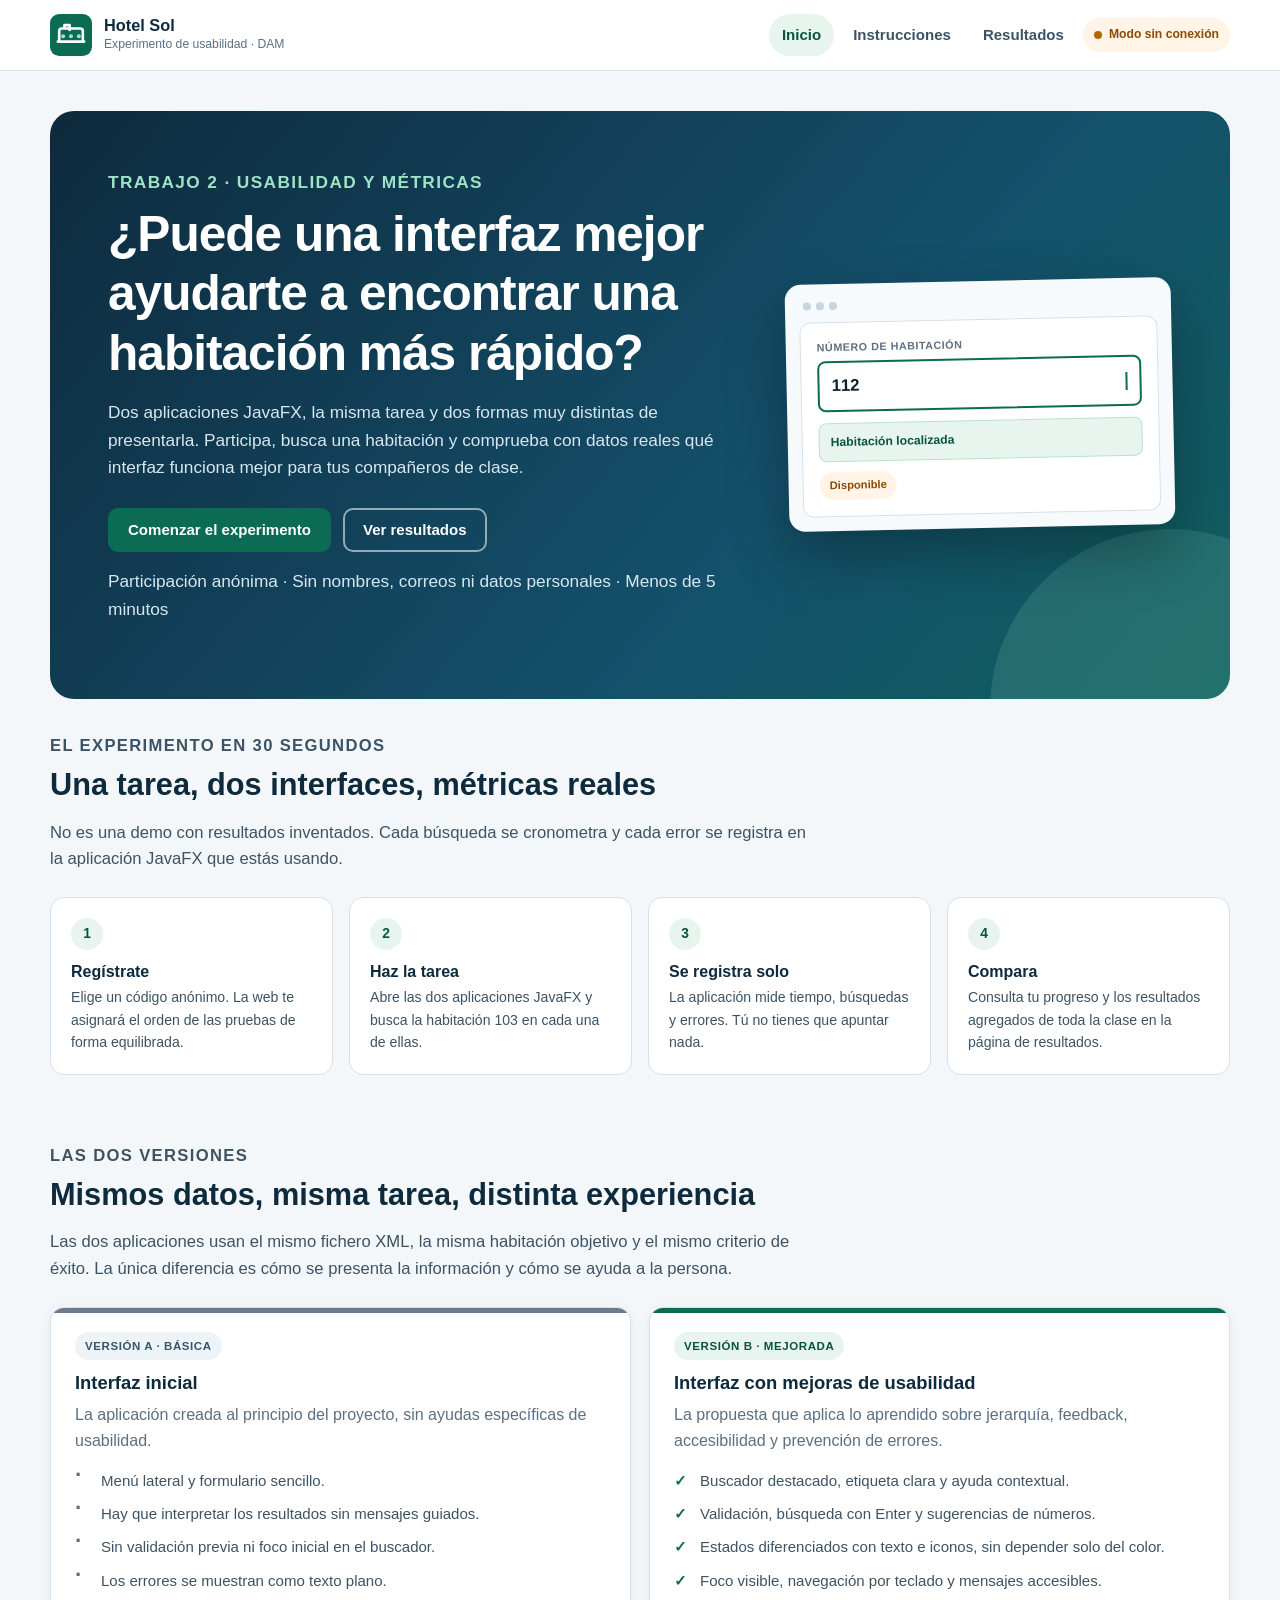
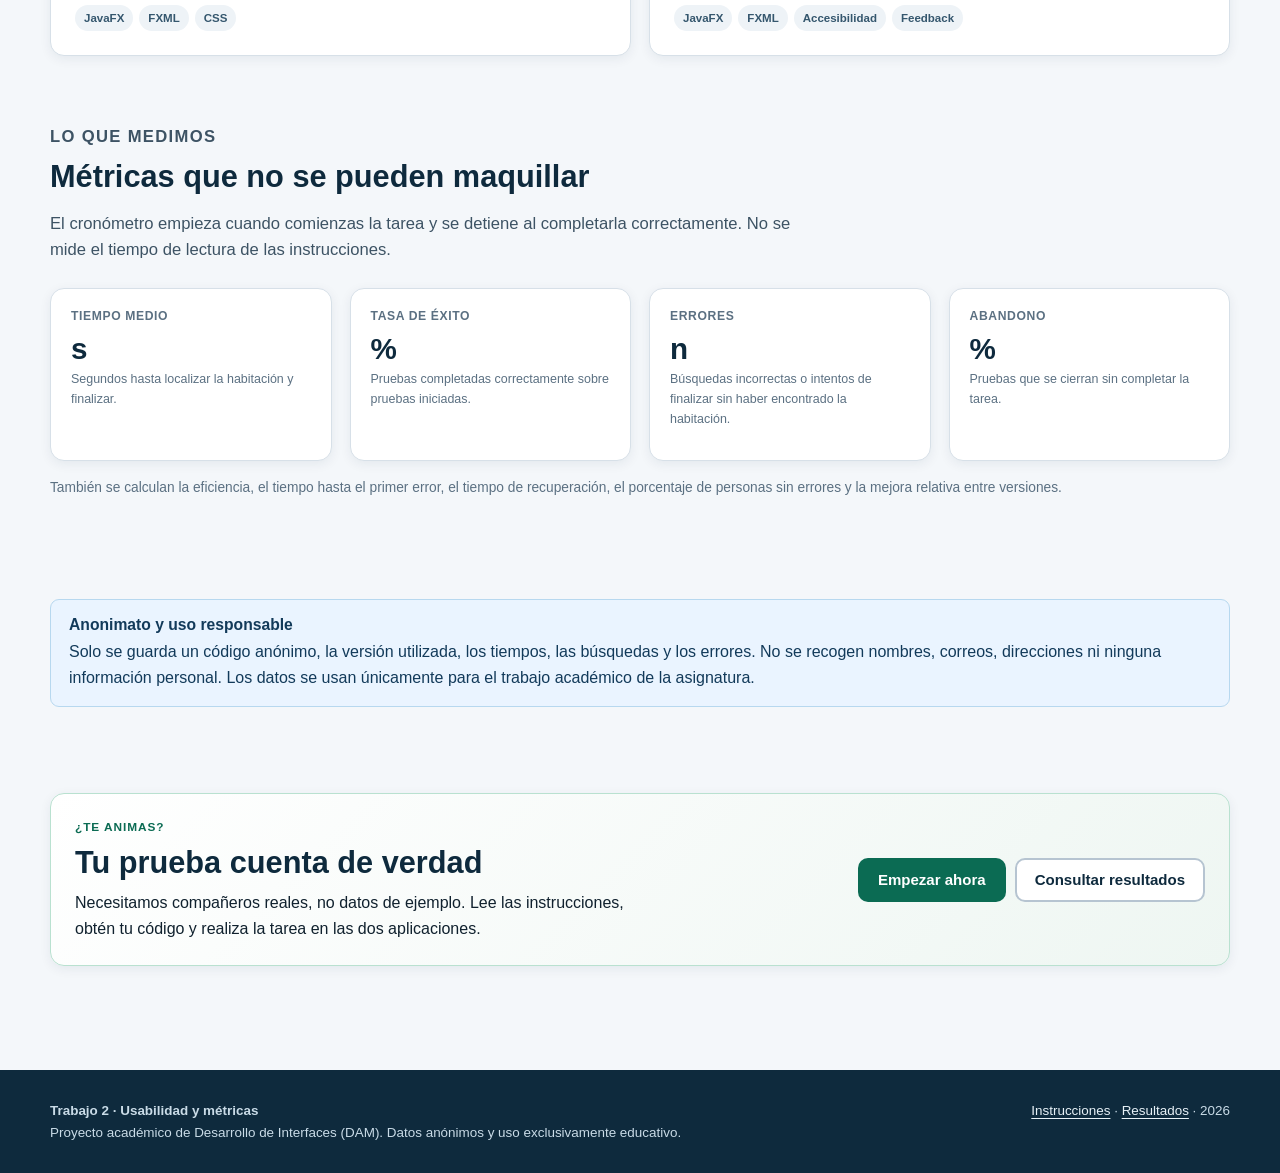
<file: docs/index.html>
<!DOCTYPE html>
<html lang="es">
<head>
    <meta charset="UTF-8">
    <meta name="viewport" content="width=device-width, initial-scale=1.0">
    <meta name="description" content="Experimento de usabilidad del Hotel Sol: compara una interfaz JavaFX básica con una interfaz mejorada para encontrar una habitación.">
    <meta name="theme-color" content="#0e2a3d">
    <title>Hotel Sol · Experimento de usabilidad · Trabajo 2</title>
    <link rel="icon" href="assets/favicon.svg" type="image/svg+xml">
    <link rel="stylesheet" href="css/styles.css">
    <script src="js/api.js" defer></script>
    <script src="js/app.js" defer></script>
</head>
<body data-page="inicio">
<a class="skip-link" href="#contenido">Saltar al contenido</a>

<header class="site-header">
    <div class="container header-inner">
        <a class="brand" href="index.html" aria-label="Hotel Sol, inicio">
            <img src="assets/logo.svg" alt="" width="42" height="42">
            <span>
                <strong>Hotel Sol</strong>
                <small>Experimento de usabilidad · DAM</small>
            </span>
        </a>
        <nav class="site-nav" aria-label="Navegación principal">
            <a href="index.html" data-nav="inicio">Inicio</a>
            <a href="instrucciones.html" data-nav="instrucciones">Instrucciones</a>
            <a href="resultados.html" data-nav="resultados">Resultados</a>
            <span class="api-chip" data-api-status data-state="loading" role="status">Comprobando servidor…</span>
        </nav>
    </div>
</header>

<main id="contenido">
    <div class="container">

        <section class="hero" aria-labelledby="titulo-principal">
            <div class="hero-grid">
                <div>
                    <p class="eyebrow">Trabajo 2 · Usabilidad y métricas</p>
                    <h1 id="titulo-principal">¿Puede una interfaz mejor ayudarte a encontrar una habitación más rápido?</h1>
                    <p>
                        Dos aplicaciones JavaFX, la misma tarea y dos formas muy distintas de presentarla.
                        Participa, busca una habitación y comprueba con datos reales qué interfaz funciona mejor
                        para tus compañeros de clase.
                    </p>
                    <div class="hero-actions">
                        <a class="btn btn-primary" href="instrucciones.html#registro">Comenzar el experimento</a>
                        <a class="btn btn-outline" href="resultados.html">Ver resultados</a>
                    </div>
                    <p class="hero-note">
                        Participación anónima · Sin nombres, correos ni datos personales · Menos de 5 minutos
                    </p>
                </div>
                <div class="mock-window" aria-hidden="true">
                    <div class="mock-top">
                        <span class="mock-dot"></span>
                        <span class="mock-dot"></span>
                        <span class="mock-dot"></span>
                    </div>
                    <div class="mock-body">
                        <div class="mock-label">Número de habitación</div>
                        <div class="mock-input">
                            <span>112</span>
                            <span class="mock-caret"></span>
                        </div>
                        <div class="mock-status">Habitación localizada</div>
                        <span class="mock-badge">Disponible</span>
                    </div>
                </div>
            </div>
        </section>

        <section class="section" aria-labelledby="como-funciona">
            <div class="section-head">
                <p class="eyebrow">El experimento en 30 segundos</p>
                <h2 id="como-funciona">Una tarea, dos interfaces, métricas reales</h2>
                <p>
                    No es una demo con resultados inventados. Cada búsqueda se cronometra y cada error se registra
                    en la aplicación JavaFX que estás usando.
                </p>
            </div>
            <div class="steps">
                <article class="step">
                    <span class="step-number">1</span>
                    <h3>Regístrate</h3>
                    <p>Elige un código anónimo. La web te asignará el orden de las pruebas de forma equilibrada.</p>
                </article>
                <article class="step">
                    <span class="step-number">2</span>
                    <h3>Haz la tarea</h3>
                    <p>Abre las dos aplicaciones JavaFX y busca la habitación 103 en cada una de ellas.</p>
                </article>
                <article class="step">
                    <span class="step-number">3</span>
                    <h3>Se registra solo</h3>
                    <p>La aplicación mide tiempo, búsquedas y errores. Tú no tienes que apuntar nada.</p>
                </article>
                <article class="step">
                    <span class="step-number">4</span>
                    <h3>Compara</h3>
                    <p>Consulta tu progreso y los resultados agregados de toda la clase en la página de resultados.</p>
                </article>
            </div>
        </section>

        <section class="section" aria-labelledby="interfaces">
            <div class="section-head">
                <p class="eyebrow">Las dos versiones</p>
                <h2 id="interfaces">Mismos datos, misma tarea, distinta experiencia</h2>
                <p>
                    Las dos aplicaciones usan el mismo fichero XML, la misma habitación objetivo y el mismo criterio
                    de éxito. La única diferencia es cómo se presenta la información y cómo se ayuda a la persona.
                </p>
            </div>
            <div class="grid grid-2">
                <article class="card version-card version-a">
                    <span class="version-label">Versión A · Básica</span>
                    <h3>Interfaz inicial</h3>
                    <p class="muted">La aplicación creada al principio del proyecto, sin ayudas específicas de usabilidad.</p>
                    <ul class="feature-list neutral">
                        <li>Menú lateral y formulario sencillo.</li>
                        <li>Hay que interpretar los resultados sin mensajes guiados.</li>
                        <li>Sin validación previa ni foco inicial en el buscador.</li>
                        <li>Los errores se muestran como texto plano.</li>
                    </ul>
                    <div class="tag-list">
                        <span class="tag">JavaFX</span>
                        <span class="tag">FXML</span>
                        <span class="tag">CSS</span>
                    </div>
                </article>
                <article class="card version-card version-b">
                    <span class="version-label">Versión B · Mejorada</span>
                    <h3>Interfaz con mejoras de usabilidad</h3>
                    <p class="muted">La propuesta que aplica lo aprendido sobre jerarquía, feedback, accesibilidad y prevención de errores.</p>
                    <ul class="feature-list">
                        <li>Buscador destacado, etiqueta clara y ayuda contextual.</li>
                        <li>Validación, búsqueda con Enter y sugerencias de números.</li>
                        <li>Estados diferenciados con texto e iconos, sin depender solo del color.</li>
                        <li>Foco visible, navegación por teclado y mensajes accesibles.</li>
                    </ul>
                    <div class="tag-list">
                        <span class="tag">JavaFX</span>
                        <span class="tag">FXML</span>
                        <span class="tag">Accesibilidad</span>
                        <span class="tag">Feedback</span>
                    </div>
                </article>
            </div>
        </section>

        <section class="section" aria-labelledby="metricas">
            <div class="section-head">
                <p class="eyebrow">Lo que medimos</p>
                <h2 id="metricas">Métricas que no se pueden maquillar</h2>
                <p>
                    El cronómetro empieza cuando comienzas la tarea y se detiene al completarla correctamente.
                    No se mide el tiempo de lectura de las instrucciones.
                </p>
            </div>
            <div class="grid grid-4">
                <article class="kpi">
                    <div class="kpi-label">Tiempo medio</div>
                    <div class="kpi-value">s</div>
                    <p class="kpi-note">Segundos hasta localizar la habitación y finalizar.</p>
                </article>
                <article class="kpi">
                    <div class="kpi-label">Tasa de éxito</div>
                    <div class="kpi-value">%</div>
                    <p class="kpi-note">Pruebas completadas correctamente sobre pruebas iniciadas.</p>
                </article>
                <article class="kpi">
                    <div class="kpi-label">Errores</div>
                    <div class="kpi-value">n</div>
                    <p class="kpi-note">Búsquedas incorrectas o intentos de finalizar sin haber encontrado la habitación.</p>
                </article>
                <article class="kpi">
                    <div class="kpi-label">Abandono</div>
                    <div class="kpi-value">%</div>
                    <p class="kpi-note">Pruebas que se cierran sin completar la tarea.</p>
                </article>
            </div>
            <p class="small muted mt-2">
                También se calculan la eficiencia, el tiempo hasta el primer error, el tiempo de recuperación,
                el porcentaje de personas sin errores y la mejora relativa entre versiones.
            </p>
        </section>

        <section class="section" aria-labelledby="anonimato">
            <div class="alert alert-info">
                <h3>Anonimato y uso responsable</h3>
                <p class="mb-0">
                    Solo se guarda un código anónimo, la versión utilizada, los tiempos, las búsquedas y los errores.
                    No se recogen nombres, correos, direcciones ni ninguna información personal. Los datos se usan
                    únicamente para el trabajo académico de la asignatura.
                </p>
            </div>
        </section>

        <section class="section" aria-labelledby="empezar">
            <div class="card" style="background: linear-gradient(135deg, #ffffff, #eef6f2); border-color: #b9e1d0;">
                <div class="grid grid-2" style="align-items:center;">
                    <div>
                        <p class="eyebrow">¿Te animas?</p>
                        <h2 id="empezar" class="mb-1">Tu prueba cuenta de verdad</h2>
                        <p class="mb-0">
                            Necesitamos compañeros reales, no datos de ejemplo. Lee las instrucciones, obtén tu código
                            y realiza la tarea en las dos aplicaciones.
                        </p>
                    </div>
                    <div class="toolbar" style="justify-content:flex-end;">
                        <a class="btn btn-primary" href="instrucciones.html#registro">Empezar ahora</a>
                        <a class="btn btn-secondary" href="resultados.html">Consultar resultados</a>
                    </div>
                </div>
            </div>
        </section>

    </div>
</main>

<footer class="site-footer">
    <div class="container footer-inner">
        <p>
            <strong>Trabajo 2 · Usabilidad y métricas</strong><br>
            Proyecto académico de Desarrollo de Interfaces (DAM). Datos anónimos y uso exclusivamente educativo.
        </p>
        <p>
            <a href="instrucciones.html">Instrucciones</a> ·
            <a href="resultados.html">Resultados</a> ·
            <span id="anio"></span>
        </p>
    </div>
</footer>
</body>
</html>
</file>
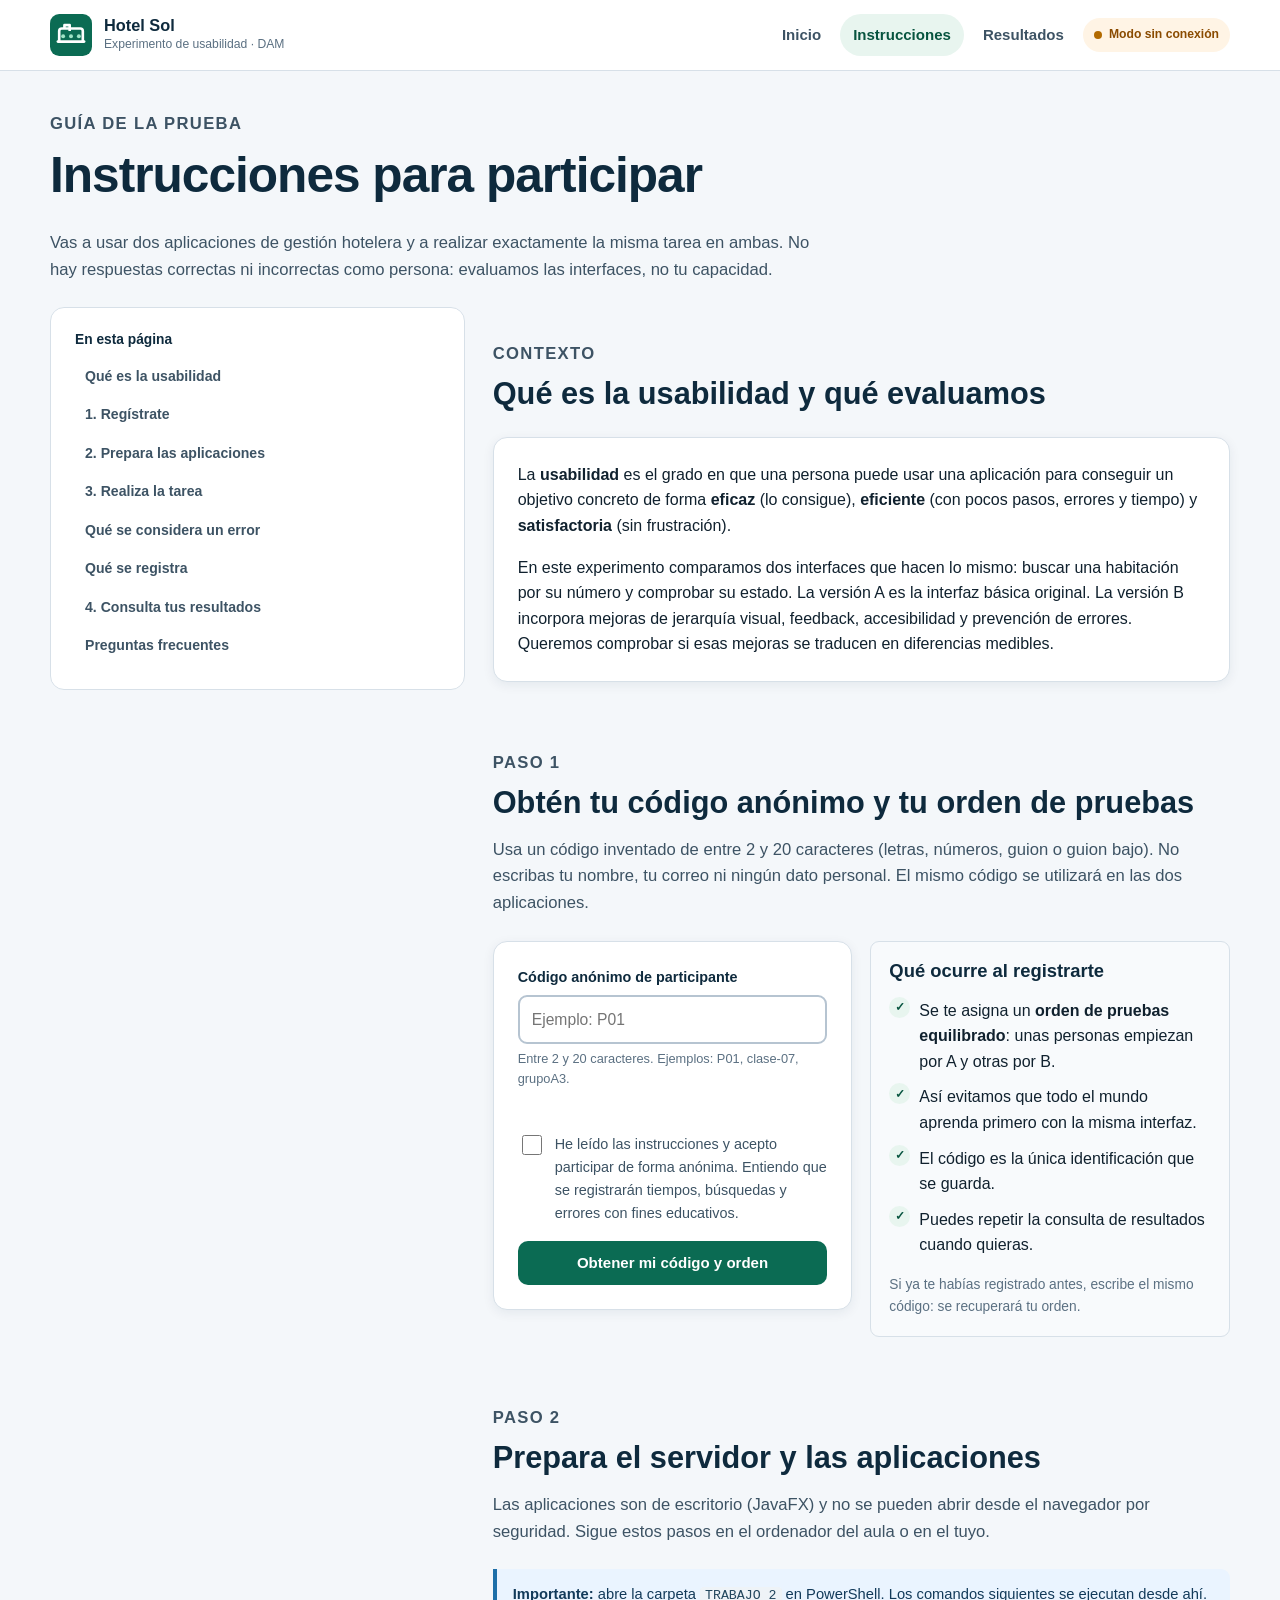
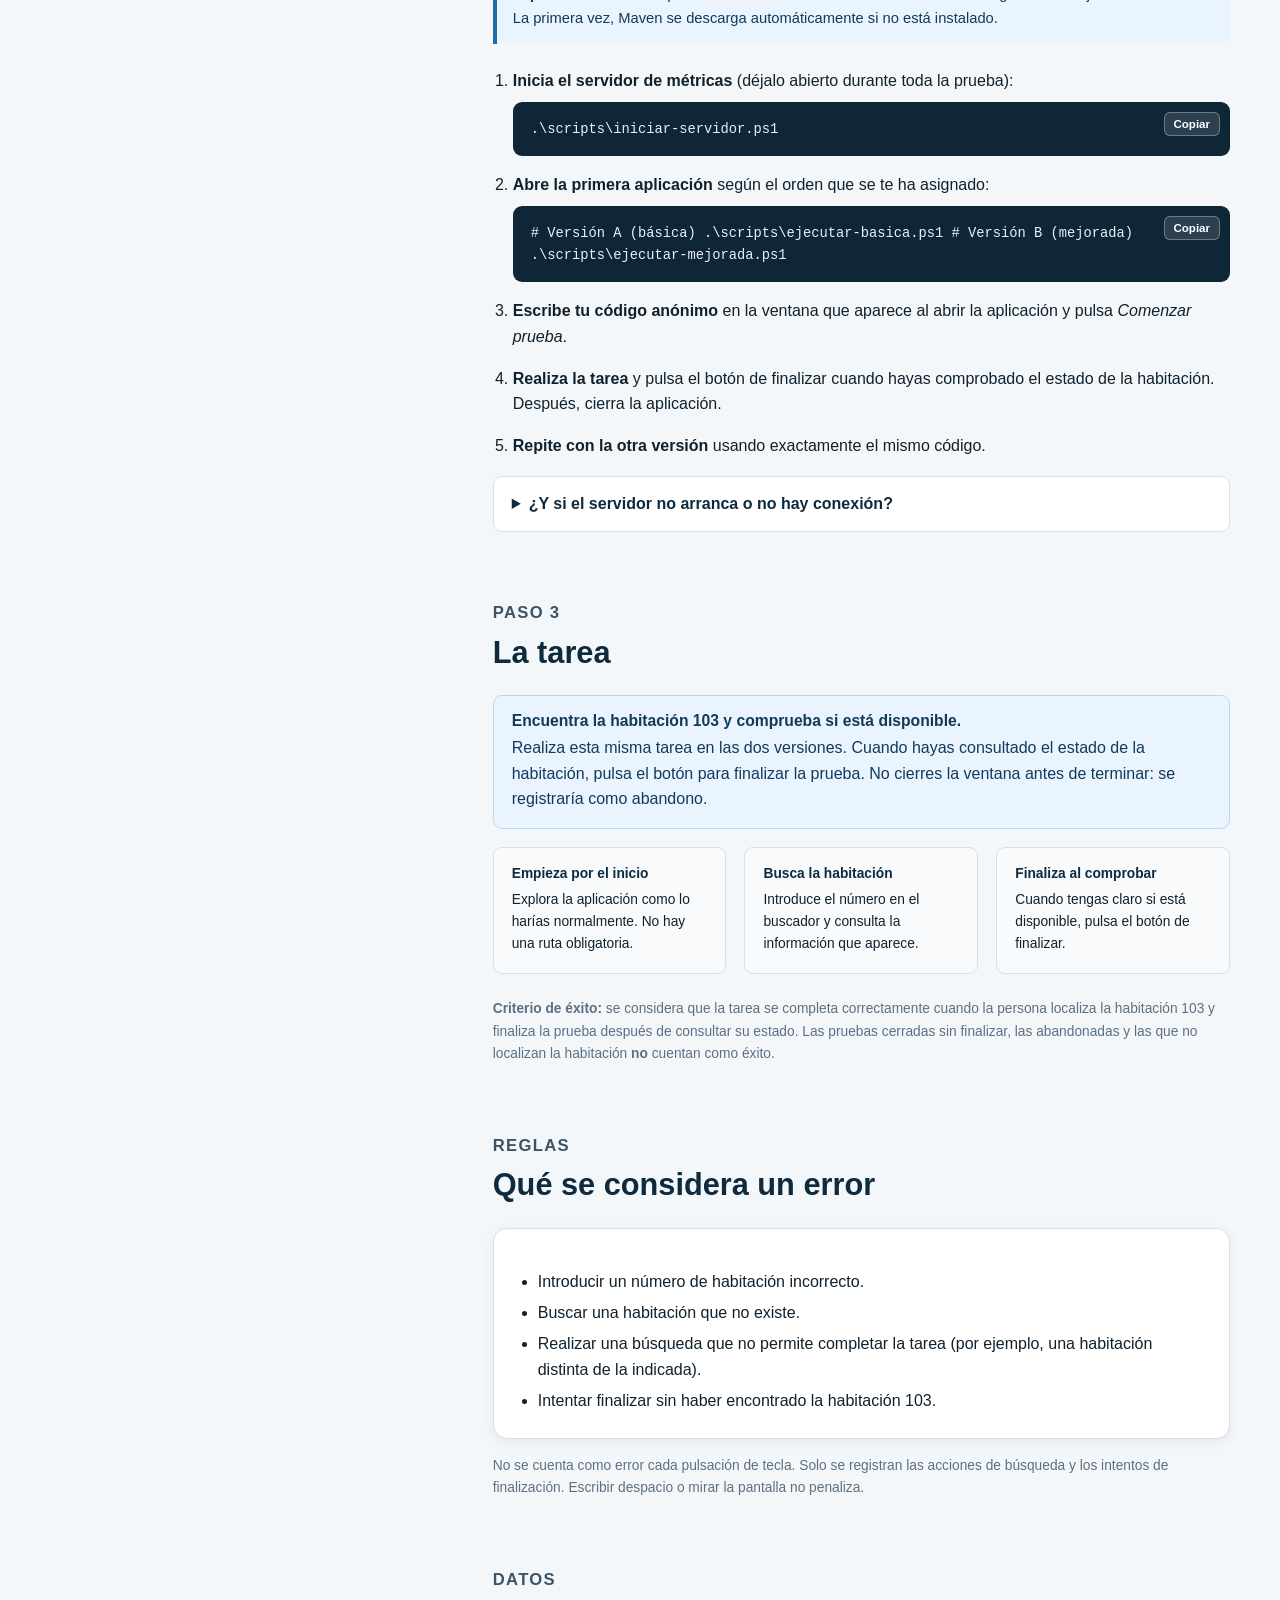
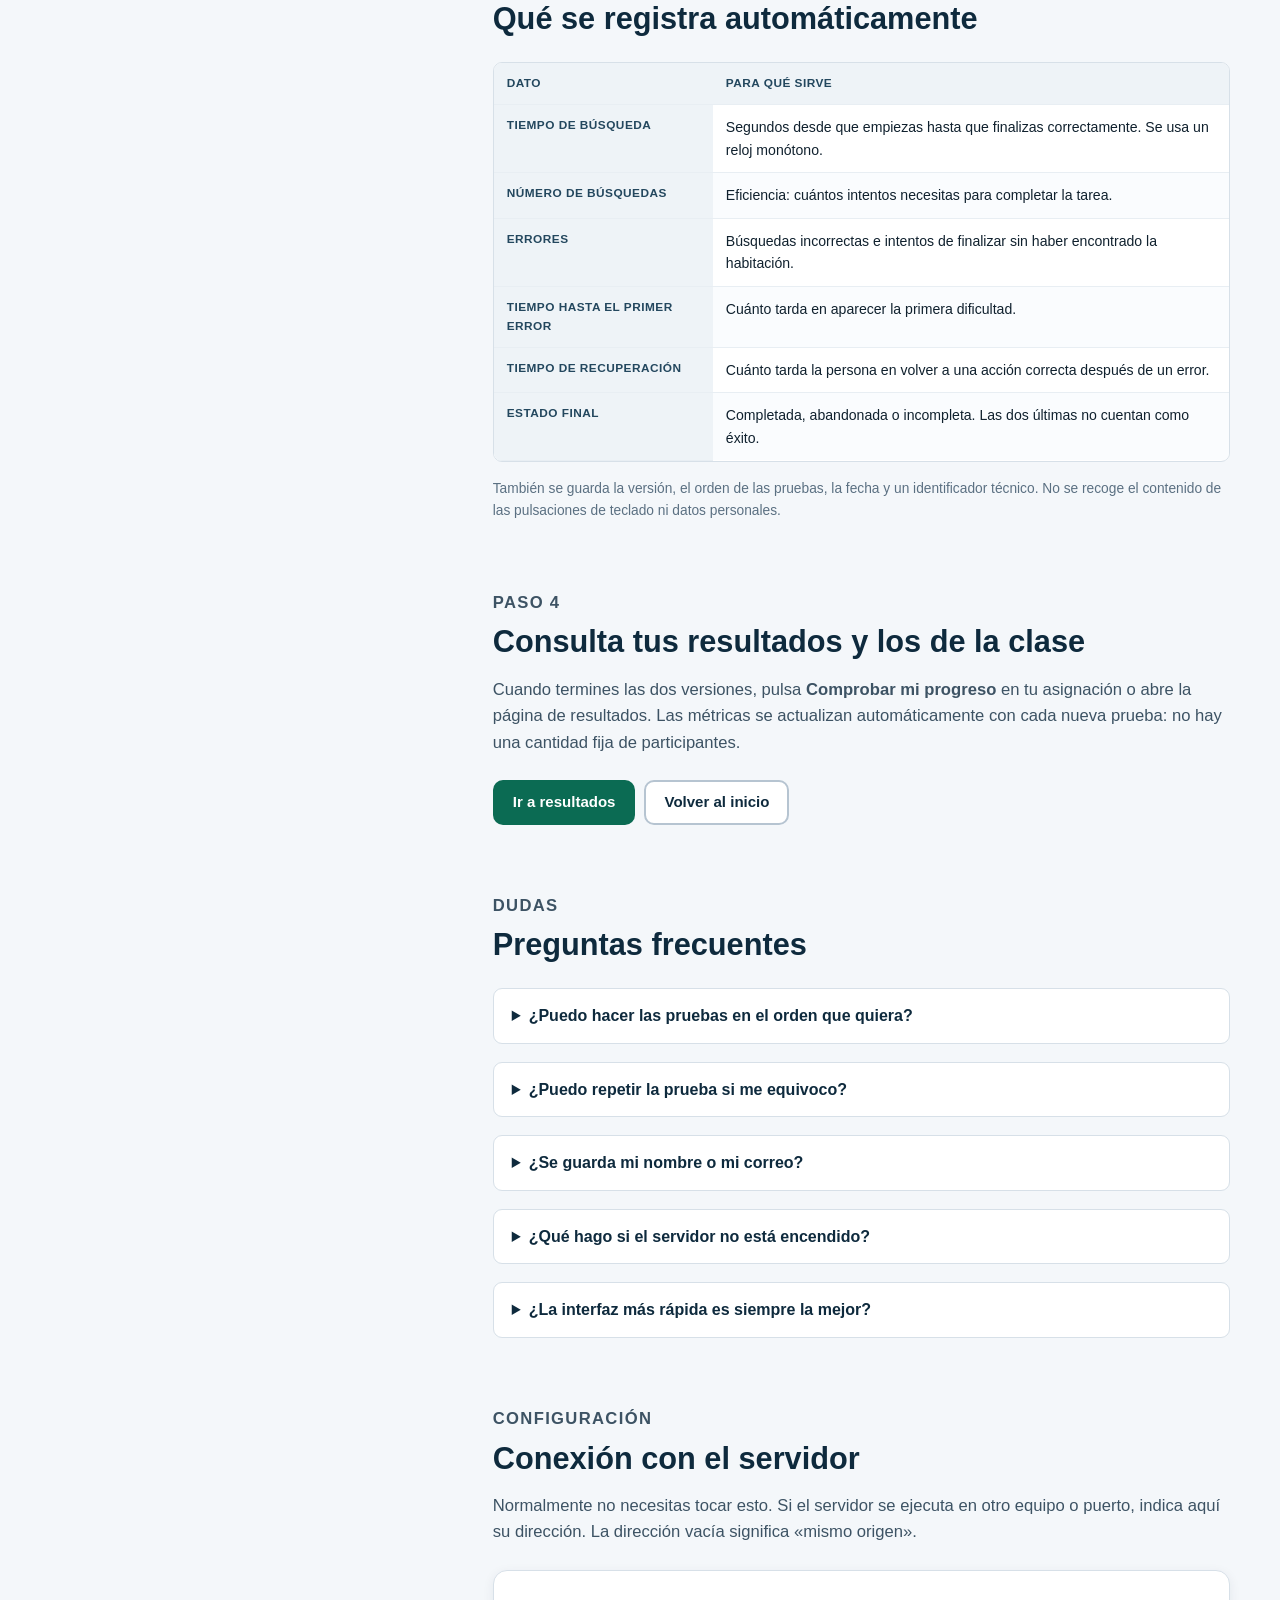
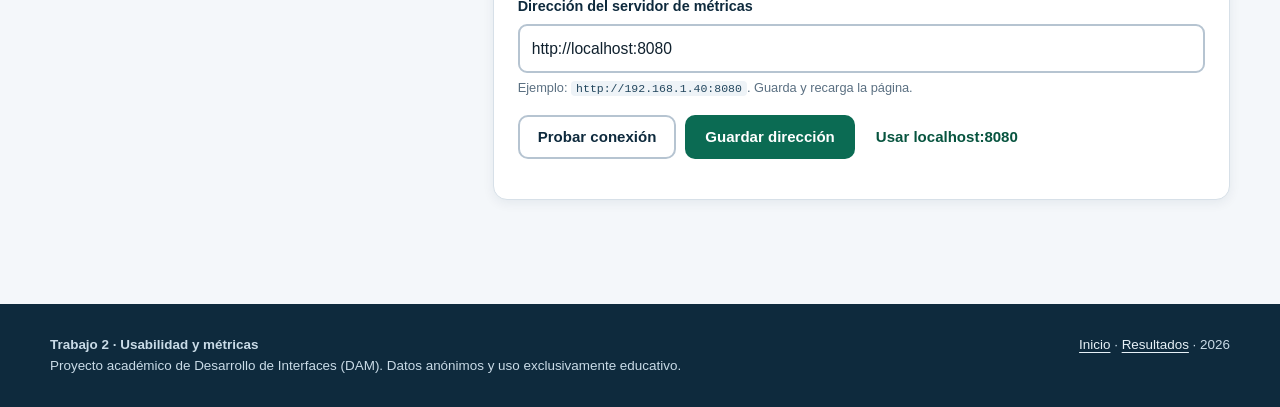
<file: docs/instrucciones.html>
<!DOCTYPE html>
<html lang="es">
<head>
    <meta charset="UTF-8">
    <meta name="viewport" content="width=device-width, initial-scale=1.0">
    <meta name="description" content="Instrucciones del experimento de usabilidad del Hotel Sol: registra tu código anónimo, realiza la tarea en las dos aplicaciones JavaFX y consulta tus resultados.">
    <meta name="theme-color" content="#0e2a3d">
    <title>Instrucciones · Experimento de usabilidad Hotel Sol</title>
    <link rel="icon" href="assets/favicon.svg" type="image/svg+xml">
    <link rel="stylesheet" href="css/styles.css">
    <script src="js/api.js" defer></script>
    <script src="js/metrics.js" defer></script>
    <script src="js/app.js" defer></script>
</head>
<body data-page="instrucciones">
<a class="skip-link" href="#contenido">Saltar al contenido</a>

<header class="site-header">
    <div class="container header-inner">
        <a class="brand" href="index.html" aria-label="Hotel Sol, inicio">
            <img src="assets/logo.svg" alt="" width="42" height="42">
            <span>
                <strong>Hotel Sol</strong>
                <small>Experimento de usabilidad · DAM</small>
            </span>
        </a>
        <nav class="site-nav" aria-label="Navegación principal">
            <a href="index.html" data-nav="inicio">Inicio</a>
            <a href="instrucciones.html" data-nav="instrucciones">Instrucciones</a>
            <a href="resultados.html" data-nav="resultados">Resultados</a>
            <span class="api-chip" data-api-status data-state="loading" role="status">Comprobando servidor…</span>
        </nav>
    </div>
</header>

<main id="contenido">
    <div class="container">

        <div class="section-head">
            <p class="eyebrow">Guía de la prueba</p>
            <h1>Instrucciones para participar</h1>
            <p class="lead">
                Vas a usar dos aplicaciones de gestión hotelera y a realizar exactamente la misma tarea en ambas.
                No hay respuestas correctas ni incorrectas como persona: evaluamos las interfaces, no tu capacidad.
            </p>
        </div>

        <div class="split">
            <aside class="sticky-aside" aria-label="Índice de la página">
                <div class="card card-flat">
                    <h3 class="small mb-1">En esta página</h3>
                    <ul class="toc">
                        <li><a href="#usabilidad">Qué es la usabilidad</a></li>
                        <li><a href="#registro">1. Regístrate</a></li>
                        <li><a href="#preparar">2. Prepara las aplicaciones</a></li>
                        <li><a href="#tarea">3. Realiza la tarea</a></li>
                        <li><a href="#errores">Qué se considera un error</a></li>
                        <li><a href="#metricas">Qué se registra</a></li>
                        <li><a href="#despues">4. Consulta tus resultados</a></li>
                        <li><a href="#faq">Preguntas frecuentes</a></li>
                    </ul>
                </div>
            </aside>

            <div>
                <section class="section" id="usabilidad" aria-labelledby="usabilidad-titulo">
                    <div class="section-head">
                        <p class="eyebrow">Contexto</p>
                        <h2 id="usabilidad-titulo">Qué es la usabilidad y qué evaluamos</h2>
                    </div>
                    <div class="card">
                        <p>
                            La <strong>usabilidad</strong> es el grado en que una persona puede usar una aplicación
                            para conseguir un objetivo concreto de forma <strong>eficaz</strong> (lo consigue),
                            <strong>eficiente</strong> (con pocos pasos, errores y tiempo) y
                            <strong>satisfactoria</strong> (sin frustración).
                        </p>
                        <p class="mb-0">
                            En este experimento comparamos dos interfaces que hacen lo mismo: buscar una habitación
                            por su número y comprobar su estado. La versión A es la interfaz básica original.
                            La versión B incorpora mejoras de jerarquía visual, feedback, accesibilidad y prevención
                            de errores. Queremos comprobar si esas mejoras se traducen en diferencias medibles.
                        </p>
                    </div>
                </section>

                <section class="section" id="registro" aria-labelledby="registro-titulo">
                    <div class="section-head">
                        <p class="eyebrow">Paso 1</p>
                        <h2 id="registro-titulo">Obtén tu código anónimo y tu orden de pruebas</h2>
                        <p>
                            Usa un código inventado de entre 2 y 20 caracteres (letras, números, guion o guion bajo).
                            No escribas tu nombre, tu correo ni ningún dato personal. El mismo código se utilizará
                            en las dos aplicaciones.
                        </p>
                    </div>

                    <div class="grid grid-2" style="align-items:start;">
                        <div class="card">
                            <form id="registro-form" novalidate>
                                <div class="field">
                                    <label for="participante-id">Código anónimo de participante</label>
                                    <input id="participante-id" name="participanteId" type="text"
                                           maxlength="20" pattern="[A-Za-z0-9_-]{2,20}" autocomplete="off"
                                           spellcheck="false" required aria-describedby="id-hint"
                                           placeholder="Ejemplo: P01">
                                    <span class="hint" id="id-hint">
                                        Entre 2 y 20 caracteres. Ejemplos: P01, clase-07, grupoA3.
                                    </span>
                                    <button id="usar-codigo-guardado" class="btn btn-ghost btn-sm mt-1"
                                            type="button" hidden></button>
                                </div>
                                <label class="checkbox mb-2">
                                    <input id="consentimiento" type="checkbox" required>
                                    <span>
                                        He leído las instrucciones y acepto participar de forma anónima.
                                        Entiendo que se registrarán tiempos, búsquedas y errores con fines educativos.
                                    </span>
                                </label>
                                <p class="field-error" id="registro-error" role="alert" hidden></p>
                                <button class="btn btn-primary btn-block" id="registro-btn" type="submit">
                                    Obtener mi código y orden
                                </button>
                            </form>
                        </div>

                        <div class="card-soft">
                            <h3>Qué ocurre al registrarte</h3>
                            <ul class="checklist">
                                <li>Se te asigna un <strong>orden de pruebas equilibrado</strong>: unas personas empiezan por A y otras por B.</li>
                                <li>Así evitamos que todo el mundo aprenda primero con la misma interfaz.</li>
                                <li>El código es la única identificación que se guarda.</li>
                                <li>Puedes repetir la consulta de resultados cuando quieras.</li>
                            </ul>
                            <p class="small muted mb-0 mt-2">
                                Si ya te habías registrado antes, escribe el mismo código: se recuperará tu orden.
                            </p>
                        </div>
                    </div>

                    <div id="registro-resultado" class="card mt-3" hidden aria-live="polite">
                        <p class="eyebrow mb-1">Tu asignación</p>
                        <div class="grid grid-2" style="align-items:center;">
                            <div>
                                <p class="small muted mb-1">Código anónimo</p>
                                <p style="font-size:1.9rem;font-weight:800;margin:0;color:var(--navy);" id="asignacion-codigo">—</p>
                                <button class="btn btn-secondary btn-sm mt-1" type="button" data-copy="#asignacion-codigo">
                                    Copiar código
                                </button>
                            </div>
                            <div>
                                <p class="small muted mb-1">Orden asignado</p>
                                <p style="font-size:1.9rem;font-weight:800;margin:0;color:var(--brand-dark);" id="asignacion-orden">—</p>
                            </div>
                        </div>
                        <p class="mt-2 mb-1" id="asignacion-grupo"></p>
                        <p class="small muted" id="asignacion-modo"></p>
                        <div class="alert alert-warning" id="asignacion-aviso" hidden></div>
                        <div class="alert alert-info">
                            <h3>Qué hacer ahora</h3>
                            <ol class="mb-0">
                                <li>Comprueba que el servidor local está encendido (ver el paso 2).</li>
                                <li>Abre primero la aplicación que indica tu orden con <code id="asignacion-primera-app">.\scripts\ejecutar-basica.ps1</code>.</li>
                                <li>Cuando la aplicación pida el código, escribe el que aparece arriba.</li>
                                <li>Realiza la tarea, finaliza y repite con la otra versión usando el mismo código.</li>
                            </ol>
                        </div>
                        <div class="toolbar">
                            <button class="btn btn-primary" id="btn-comprobar" type="button">Comprobar mi progreso</button>
                            <a class="btn btn-secondary" href="resultados.html">Ver resultados generales</a>
                            <a class="btn btn-ghost" id="enlace-resultados" href="resultados.html" hidden>Ver mis resultados</a>
                        </div>
                        <div id="progreso-resultado" class="card-soft mt-2" hidden aria-live="polite"></div>
                    </div>
                </section>

                <section class="section" id="preparar" aria-labelledby="preparar-titulo">
                    <div class="section-head">
                        <p class="eyebrow">Paso 2</p>
                        <h2 id="preparar-titulo">Prepara el servidor y las aplicaciones</h2>
                        <p>
                            Las aplicaciones son de escritorio (JavaFX) y no se pueden abrir desde el navegador por
                            seguridad. Sigue estos pasos en el ordenador del aula o en el tuyo.
                        </p>
                    </div>

                    <div class="callout mb-3">
                        <strong>Importante:</strong> abre la carpeta <code>TRABAJO 2</code> en PowerShell.
                        Los comandos siguientes se ejecutan desde ahí. La primera vez, Maven se descarga
                        automáticamente si no está instalado.
                    </div>

                    <ol>
                        <li class="mb-2">
                            <strong>Inicia el servidor de métricas</strong> (déjalo abierto durante toda la prueba):
                            <div class="codeblock mt-1">
                                <button class="copy-btn" type="button" data-copy-text=".\scripts\iniciar-servidor.ps1">Copiar</button>
                                <code>.\scripts\iniciar-servidor.ps1</code>
                            </div>
                        </li>
                        <li class="mb-2">
                            <strong>Abre la primera aplicación</strong> según el orden que se te ha asignado:
                            <div class="codeblock mt-1">
                                <button class="copy-btn" type="button" data-copy-text=".\scripts\ejecutar-basica.ps1&#10;.\scripts\ejecutar-mejorada.ps1">Copiar</button>
                                <code># Versión A (básica)
.\scripts\ejecutar-basica.ps1

# Versión B (mejorada)
.\scripts\ejecutar-mejorada.ps1</code>
                            </div>
                        </li>
                        <li class="mb-2">
                            <strong>Escribe tu código anónimo</strong> en la ventana que aparece al abrir la aplicación
                            y pulsa <em>Comenzar prueba</em>.
                        </li>
                        <li class="mb-2">
                            <strong>Realiza la tarea</strong> y pulsa el botón de finalizar cuando hayas comprobado
                            el estado de la habitación. Después, cierra la aplicación.
                        </li>
                        <li>
                            <strong>Repite con la otra versión</strong> usando exactamente el mismo código.
                        </li>
                    </ol>

                    <details class="settings">
                        <summary>¿Y si el servidor no arranca o no hay conexión?</summary>
                        <p class="small mb-1">
                            La prueba puede realizarse igualmente. Si el servidor no está disponible, cada aplicación
                            guarda el resultado en un CSV local:
                        </p>
                        <div class="codeblock">
                            <code>%USERPROFILE%\.trabajo2-usabilidad\resultados-locales.csv</code>
                        </div>
                        <p class="small mt-2 mb-0">
                            Después puedes importar ese archivo desde la página de resultados con el botón
                            <strong>Importar CSV</strong>. Si el servidor está encendido, la importación puede subir
                            las pruebas para que todo el mundo las vea.
                        </p>
                    </details>
                </section>

                <section class="section" id="tarea" aria-labelledby="tarea-titulo">
                    <div class="section-head">
                        <p class="eyebrow">Paso 3</p>
                        <h2 id="tarea-titulo">La tarea</h2>
                    </div>
                    <div class="alert alert-info">
                        <h3>Encuentra la habitación 103 y comprueba si está disponible.</h3>
                        <p class="mb-0">
                            Realiza esta misma tarea en las dos versiones. Cuando hayas consultado el estado de la
                            habitación, pulsa el botón para finalizar la prueba. No cierres la ventana antes de
                            terminar: se registraría como abandono.
                        </p>
                    </div>
                    <div class="grid grid-3">
                        <div class="card-soft">
                            <h3 class="small">Empieza por el inicio</h3>
                            <p class="small mb-0">Explora la aplicación como lo harías normalmente. No hay una ruta obligatoria.</p>
                        </div>
                        <div class="card-soft">
                            <h3 class="small">Busca la habitación</h3>
                            <p class="small mb-0">Introduce el número en el buscador y consulta la información que aparece.</p>
                        </div>
                        <div class="card-soft">
                            <h3 class="small">Finaliza al comprobar</h3>
                            <p class="small mb-0">Cuando tengas claro si está disponible, pulsa el botón de finalizar.</p>
                        </div>
                    </div>
                    <p class="small muted mt-3 mb-0">
                        <strong>Criterio de éxito:</strong> se considera que la tarea se completa correctamente cuando
                        la persona localiza la habitación 103 y finaliza la prueba después de consultar su estado.
                        Las pruebas cerradas sin finalizar, las abandonadas y las que no localizan la habitación
                        <strong>no</strong> cuentan como éxito.
                    </p>
                </section>

                <section class="section" id="errores" aria-labelledby="errores-titulo">
                    <div class="section-head">
                        <p class="eyebrow">Reglas</p>
                        <h2 id="errores-titulo">Qué se considera un error</h2>
                    </div>
                    <div class="card">
                        <ul class="mb-0">
                            <li>Introducir un número de habitación incorrecto.</li>
                            <li>Buscar una habitación que no existe.</li>
                            <li>Realizar una búsqueda que no permite completar la tarea (por ejemplo, una habitación distinta de la indicada).</li>
                            <li>Intentar finalizar sin haber encontrado la habitación 103.</li>
                        </ul>
                    </div>
                    <p class="small muted mt-2 mb-0">
                        No se cuenta como error cada pulsación de tecla. Solo se registran las acciones de búsqueda
                        y los intentos de finalización. Escribir despacio o mirar la pantalla no penaliza.
                    </p>
                </section>

                <section class="section" id="metricas" aria-labelledby="metricas-titulo">
                    <div class="section-head">
                        <p class="eyebrow">Datos</p>
                        <h2 id="metricas-titulo">Qué se registra automáticamente</h2>
                    </div>
                    <div class="table-wrap">
                        <table class="data-table">
                            <caption class="print-only">Métricas registradas por la aplicación</caption>
                            <thead>
                                <tr>
                                    <th scope="col">Dato</th>
                                    <th scope="col">Para qué sirve</th>
                                </tr>
                            </thead>
                            <tbody>
                                <tr>
                                    <th scope="row">Tiempo de búsqueda</th>
                                    <td>Segundos desde que empiezas hasta que finalizas correctamente. Se usa un reloj monótono.</td>
                                </tr>
                                <tr>
                                    <th scope="row">Número de búsquedas</th>
                                    <td>Eficiencia: cuántos intentos necesitas para completar la tarea.</td>
                                </tr>
                                <tr>
                                    <th scope="row">Errores</th>
                                    <td>Búsquedas incorrectas e intentos de finalizar sin haber encontrado la habitación.</td>
                                </tr>
                                <tr>
                                    <th scope="row">Tiempo hasta el primer error</th>
                                    <td>Cuánto tarda en aparecer la primera dificultad.</td>
                                </tr>
                                <tr>
                                    <th scope="row">Tiempo de recuperación</th>
                                    <td>Cuánto tarda la persona en volver a una acción correcta después de un error.</td>
                                </tr>
                                <tr>
                                    <th scope="row">Estado final</th>
                                    <td>Completada, abandonada o incompleta. Las dos últimas no cuentan como éxito.</td>
                                </tr>
                            </tbody>
                        </table>
                    </div>
                    <p class="small muted mt-2 mb-0">
                        También se guarda la versión, el orden de las pruebas, la fecha y un identificador técnico.
                        No se recoge el contenido de las pulsaciones de teclado ni datos personales.
                    </p>
                </section>

                <section class="section" id="despues" aria-labelledby="despues-titulo">
                    <div class="section-head">
                        <p class="eyebrow">Paso 4</p>
                        <h2 id="despues-titulo">Consulta tus resultados y los de la clase</h2>
                        <p>
                            Cuando termines las dos versiones, pulsa <strong>Comprobar mi progreso</strong> en tu
                            asignación o abre la página de resultados. Las métricas se actualizan automáticamente
                            con cada nueva prueba: no hay una cantidad fija de participantes.
                        </p>
                    </div>
                    <div class="toolbar">
                        <a class="btn btn-primary" href="resultados.html">Ir a resultados</a>
                        <a class="btn btn-secondary" href="index.html">Volver al inicio</a>
                    </div>
                </section>

                <section class="section" id="faq" aria-labelledby="faq-titulo">
                    <div class="section-head">
                        <p class="eyebrow">Dudas</p>
                        <h2 id="faq-titulo">Preguntas frecuentes</h2>
                    </div>

                    <details class="settings">
                        <summary>¿Puedo hacer las pruebas en el orden que quiera?</summary>
                        <p class="mb-0">
                            No. El orden se asigna de forma equilibrada para evitar que el aprendizaje favorezca
                            siempre a la misma versión. Respeta el orden que aparece tras el registro.
                        </p>
                    </details>
                    <details class="settings">
                        <summary>¿Puedo repetir la prueba si me equivoco?</summary>
                        <p class="mb-0">
                            La primera prueba válida es la que cuenta. Si cierras una aplicación por accidente,
                            se registrará como abandono. Si necesitas repetir por un problema técnico, avisa al
                            profesor y usa un código nuevo.
                        </p>
                    </details>
                    <details class="settings">
                        <summary>¿Se guarda mi nombre o mi correo?</summary>
                        <p class="mb-0">
                            No. Solo se guarda el código anónimo que eliges. No introduzcas datos personales en el
                            código ni en las observaciones.
                        </p>
                    </details>
                    <details class="settings">
                        <summary>¿Qué hago si el servidor no está encendido?</summary>
                        <p class="mb-0">
                            Puedes hacer la prueba igualmente: las aplicaciones guardarán un CSV local. Después
                            impórtalo desde la página de resultados. Para que las métricas se compartan en clase,
                            lo ideal es encender el servidor antes de empezar.
                        </p>
                    </details>
                    <details class="settings">
                        <summary>¿La interfaz más rápida es siempre la mejor?</summary>
                        <p class="mb-0">
                            No. También importan los errores, la tasa de éxito, la accesibilidad, la claridad y la
                            comodidad. En la memoria y en la página de resultados se analiza esta cuestión con los
                            datos disponibles.
                        </p>
                    </details>
                </section>

                <section class="section" aria-labelledby="conexion-titulo">
                    <div class="section-head">
                        <p class="eyebrow">Configuración</p>
                        <h2 id="conexion-titulo">Conexión con el servidor</h2>
                        <p class="small">
                            Normalmente no necesitas tocar esto. Si el servidor se ejecuta en otro equipo o puerto,
                            indica aquí su dirección. La dirección vacía significa «mismo origen».
                        </p>
                    </div>
                    <form data-api-settings class="card">
                        <div class="field">
                            <label for="api-base">Dirección del servidor de métricas</label>
                            <input id="api-base" name="apiBase" type="url" placeholder="http://localhost:8080" autocomplete="off">
                            <span class="hint">Ejemplo: <code>http://192.168.1.40:8080</code>. Guarda y recarga la página.</span>
                        </div>
                        <div class="toolbar">
                            <button class="btn btn-secondary" type="button" data-api-test>Probar conexión</button>
                            <button class="btn btn-primary" type="button" data-api-save>Guardar dirección</button>
                            <button class="btn btn-ghost" type="button" data-api-local>Usar localhost:8080</button>
                        </div>
                        <p class="small mt-2 mb-0" data-api-result role="status"></p>
                    </form>
                </section>
            </div>
        </div>
    </div>
</main>

<footer class="site-footer">
    <div class="container footer-inner">
        <p>
            <strong>Trabajo 2 · Usabilidad y métricas</strong><br>
            Proyecto académico de Desarrollo de Interfaces (DAM). Datos anónimos y uso exclusivamente educativo.
        </p>
        <p>
            <a href="index.html">Inicio</a> ·
            <a href="resultados.html">Resultados</a> ·
            <span id="anio"></span>
        </p>
    </div>
</footer>
</body>
</html>
</file>
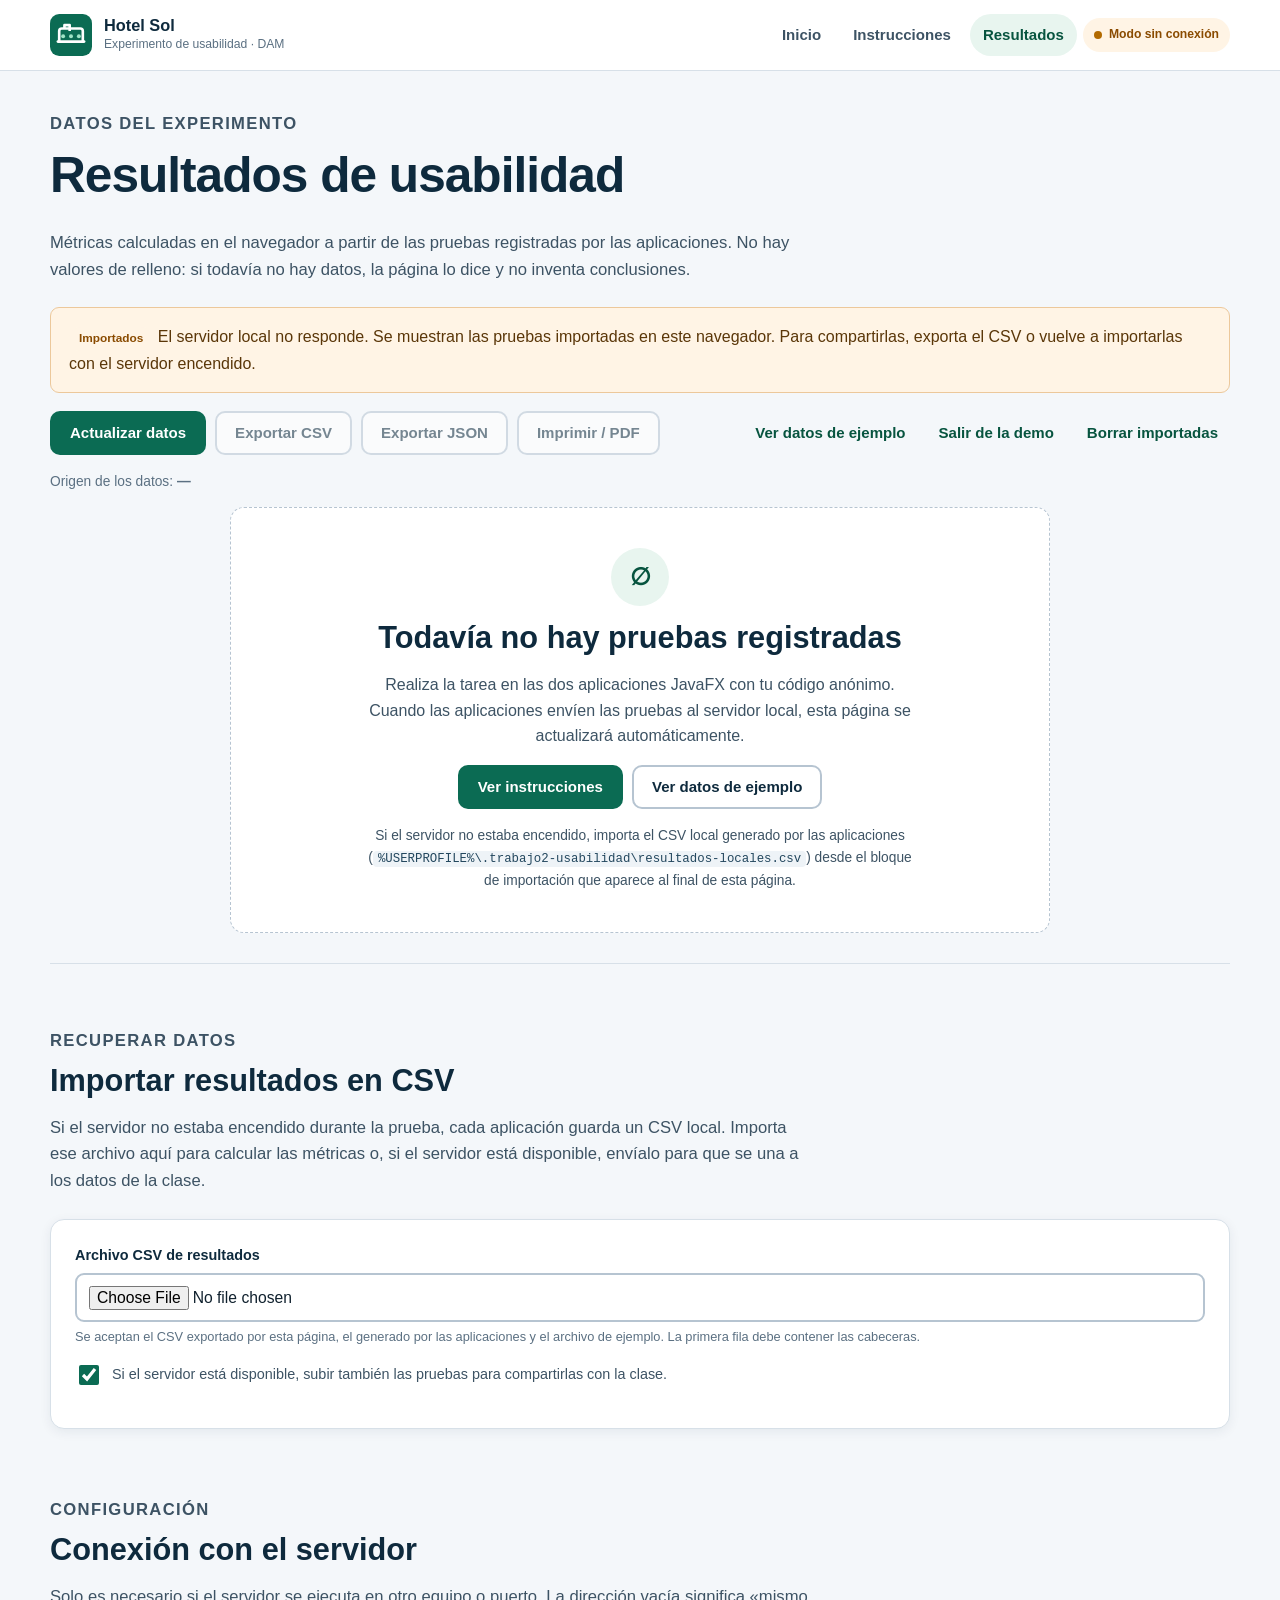
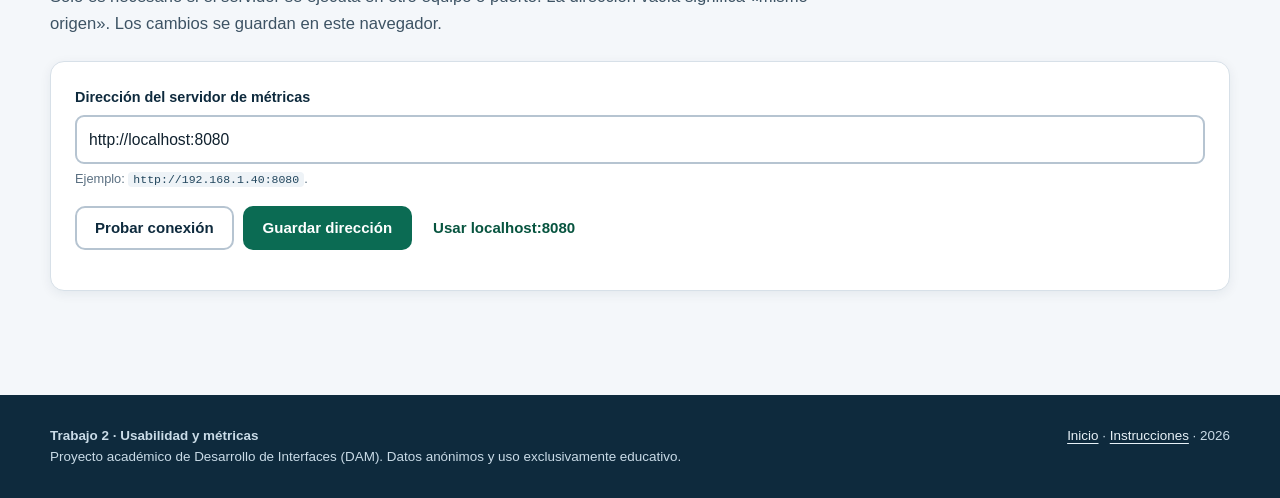
<file: docs/resultados.html>
<!DOCTYPE html>
<html lang="es">
<head>
    <meta charset="UTF-8">
    <meta name="viewport" content="width=device-width, initial-scale=1.0">
    <meta name="description" content="Resultados agregados del experimento de usabilidad del Hotel Sol: tiempos, éxito, errores, abandono, eficiencia y comparación entre las versiones A y B.">
    <meta name="theme-color" content="#0e2a3d">
    <title>Resultados · Experimento de usabilidad Hotel Sol</title>
    <link rel="icon" href="assets/favicon.svg" type="image/svg+xml">
    <link rel="stylesheet" href="css/styles.css">
    <script src="js/api.js" defer></script>
    <script src="js/metrics.js" defer></script>
    <script src="js/app.js" defer></script>
    <script src="js/results.js" defer></script>
</head>
<body data-page="resultados">
<a class="skip-link" href="#contenido">Saltar al contenido</a>

<header class="site-header">
    <div class="container header-inner">
        <a class="brand" href="index.html" aria-label="Hotel Sol, inicio">
            <img src="assets/logo.svg" alt="" width="42" height="42">
            <span>
                <strong>Hotel Sol</strong>
                <small>Experimento de usabilidad · DAM</small>
            </span>
        </a>
        <nav class="site-nav" aria-label="Navegación principal">
            <a href="index.html" data-nav="inicio">Inicio</a>
            <a href="instrucciones.html" data-nav="instrucciones">Instrucciones</a>
            <a href="resultados.html" data-nav="resultados">Resultados</a>
            <span class="api-chip" data-api-status data-state="loading" role="status">Comprobando servidor…</span>
        </nav>
    </div>
</header>

<main id="contenido">
    <div class="container">

        <div class="section-head">
            <p class="eyebrow">Datos del experimento</p>
            <h1>Resultados de usabilidad</h1>
            <p class="lead">
                Métricas calculadas en el navegador a partir de las pruebas registradas por las aplicaciones.
                No hay valores de relleno: si todavía no hay datos, la página lo dice y no inventa conclusiones.
            </p>
        </div>

        <div class="alert" id="banner-modo" role="status">
            <span class="badge badge-neutral" id="badge-modo">Sin datos</span>
            <span id="modo-detalle">Todavía no hay resultados. Sigue las instrucciones para realizar las pruebas.</span>
        </div>

        <div class="alert alert-demo" id="alerta-demo" hidden>
            <h3>Datos ficticios de demostración</h3>
            <p>
                Estás viendo el conjunto de ejemplo incluido para probar la página. Los códigos empiezan por
                <code>EJEMPLO-</code> y <strong>no son resultados de participantes reales</strong>. No los cites en la
                memoria ni los presentes como evidencia del experimento.
            </p>
            <a class="btn btn-secondary btn-sm" href="resultados.html">Salir de la demo</a>
        </div>

        <div class="toolbar mb-2 no-print">
            <button class="btn btn-primary" id="btn-actualizar" type="button">Actualizar datos</button>
            <button class="btn btn-secondary" id="btn-exportar" type="button" disabled>Exportar CSV</button>
            <button class="btn btn-secondary" id="btn-exportar-json" type="button" disabled>Exportar JSON</button>
            <button class="btn btn-secondary" id="btn-imprimir" type="button" disabled>Imprimir / PDF</button>
            <span class="spacer"></span>
            <button class="btn btn-ghost" id="btn-demo" type="button">Ver datos de ejemplo</button>
            <button class="btn btn-ghost" id="btn-salir-demo" type="button" hidden>Salir de la demo</button>
            <button class="btn btn-ghost" id="btn-limpiar-importadas" type="button" hidden>Borrar importadas</button>
        </div>

        <div class="alert alert-info" id="banner-filtro" hidden>
            <p class="mb-1" id="filtro-texto"></p>
            <button class="btn btn-secondary btn-sm" id="btn-quitar-filtro" type="button">Quitar filtro</button>
        </div>

        <p class="small muted" id="resumen-muestra" hidden></p>
        <p class="small muted" id="resumen-fechas"></p>
        <p class="small muted">
            Origen de los datos: <strong id="resumen-modo">—</strong>
        </p>

        <p id="cargando" class="alert alert-info no-print" role="status">Cargando resultados…</p>

        <section class="empty-state" id="sin-datos" hidden aria-labelledby="sin-datos-titulo">
            <div class="empty-icon" aria-hidden="true">∅</div>
            <h2 id="sin-datos-titulo">Todavía no hay pruebas registradas</h2>
            <p>
                Realiza la tarea en las dos aplicaciones JavaFX con tu código anónimo. Cuando las aplicaciones
                envíen las pruebas al servidor local, esta página se actualizará automáticamente.
            </p>
            <div class="toolbar" style="justify-content:center;">
                <a class="btn btn-primary" href="instrucciones.html">Ver instrucciones</a>
                <button class="btn btn-secondary" type="button" id="btn-demo-vacio">Ver datos de ejemplo</button>
            </div>
            <p class="small muted mt-2 mb-0">
                Si el servidor no estaba encendido, importa el CSV local generado por las aplicaciones
                (<code>%USERPROFILE%\.trabajo2-usabilidad\resultados-locales.csv</code>) desde el bloque de
                importación que aparece al final de esta página.
            </p>
        </section>

        <div id="panel-resultados" hidden>

            <section class="section" aria-labelledby="resumen-titulo">
                <div class="section-head">
                    <p class="eyebrow">Resumen</p>
                    <h2 id="resumen-titulo">Indicadores principales</h2>
                </div>
                <div class="kpi-grid">
                    <article class="kpi">
                        <div class="kpi-label">Participantes</div>
                        <div class="kpi-value" id="kpi-participantes">—</div>
                        <p class="kpi-note">Códigos anónimos distintos.</p>
                    </article>
                    <article class="kpi">
                        <div class="kpi-label">Pruebas iniciadas</div>
                        <div class="kpi-value" id="kpi-pruebas">—</div>
                        <p class="kpi-note">Incluye completadas, incompletas y abandonadas.</p>
                    </article>
                    <article class="kpi accent-a">
                        <div class="kpi-label">Tiempo medio · A</div>
                        <div class="kpi-value" id="kpi-tiempo-a">—</div>
                        <p class="kpi-note">Solo pruebas completadas con éxito.</p>
                    </article>
                    <article class="kpi accent-b">
                        <div class="kpi-label">Tiempo medio · B</div>
                        <div class="kpi-value" id="kpi-tiempo-b">—</div>
                        <p class="kpi-note">Solo pruebas completadas con éxito.</p>
                    </article>
                    <article class="kpi accent-good">
                        <div class="kpi-label">Mejora relativa de B</div>
                        <div class="kpi-value" id="kpi-mejora">—</div>
                        <p class="kpi-note">(A − B) / A × 100. Un valor negativo significa que B tardó más.</p>
                    </article>
                    <article class="kpi accent-a">
                        <div class="kpi-label">Tasa de éxito · A</div>
                        <div class="kpi-value" id="kpi-exito-a">—</div>
                        <p class="kpi-note">Pruebas con éxito sobre pruebas iniciadas.</p>
                    </article>
                    <article class="kpi accent-b">
                        <div class="kpi-label">Tasa de éxito · B</div>
                        <div class="kpi-value" id="kpi-exito-b">—</div>
                        <p class="kpi-note">Pruebas con éxito sobre pruebas iniciadas.</p>
                    </article>
                    <article class="kpi accent-warn">
                        <div class="kpi-label">Errores por prueba</div>
                        <div class="kpi-value">
                            <span id="kpi-errores-a">—</span>
                            <small> / </small>
                            <span id="kpi-errores-b">—</span>
                        </div>
                        <p class="kpi-note">Media de A / media de B.</p>
                    </article>
                </div>
                <p class="small muted mt-2 mb-0">
                    Las tasas se calculan sobre todas las pruebas iniciadas. Una prueba abandonada o incompleta
                    nunca cuenta como éxito. El tiempo medio excluye las pruebas no completadas.
                </p>
            </section>

            <section class="section" aria-labelledby="graficos-titulo">
                <div class="section-head">
                    <p class="eyebrow">Comparación visual</p>
                    <h2 id="graficos-titulo">A frente a B</h2>
                    <p class="small muted">
                        Cada barra representa la media o la tasa de la versión correspondiente. Los valores
                        numéricos aparecen junto a la barra para que la información no dependa solo del color.
                    </p>
                </div>
                <div class="chart-grid">
                    <article class="chart-card">
                        <h3>Tiempo medio de búsqueda</h3>
                        <p class="chart-sub">Segundos hasta completar la tarea con éxito (menos es mejor).</p>
                        <div class="chart" id="chart-tiempo"></div>
                    </article>
                    <article class="chart-card">
                        <h3>Tasa de éxito</h3>
                        <p class="chart-sub">Porcentaje de pruebas iniciadas que terminaron correctamente (más es mejor).</p>
                        <div class="chart" id="chart-exito"></div>
                    </article>
                    <article class="chart-card">
                        <h3>Errores por prueba</h3>
                        <p class="chart-sub">Media de búsquedas incorrectas e intentos inválidos (menos es mejor).</p>
                        <div class="chart" id="chart-errores"></div>
                    </article>
                    <article class="chart-card">
                        <h3>Índice de eficiencia</h3>
                        <p class="chart-sub">(tasa de éxito / 100) / tiempo medio × 100 (más es mejor).</p>
                        <div class="chart" id="chart-eficiencia"></div>
                    </article>
                </div>
                <div class="chart-legend" aria-hidden="true">
                    <span class="legend-item"><span class="legend-swatch bar-a"></span> Versión A · Básica</span>
                    <span class="legend-item"><span class="legend-swatch bar-b"></span> Versión B · Mejorada</span>
                </div>
            </section>

            <section class="section" aria-labelledby="comparativa-titulo">
                <div class="section-head">
                    <p class="eyebrow">Detalle numérico</p>
                    <h2 id="comparativa-titulo">Tabla comparativa</h2>
                </div>
                <div class="table-wrap">
                    <table class="data-table" id="tabla-comparativa">
                        <caption>Métricas de usabilidad por versión. La columna de diferencia muestra B − A.</caption>
                        <thead>
                            <tr>
                                <th scope="col">Métrica</th>
                                <th scope="col">Versión A</th>
                                <th scope="col">Versión B</th>
                                <th scope="col">Diferencia (B − A)</th>
                            </tr>
                        </thead>
                        <tbody></tbody>
                    </table>
                </div>
                <p class="small muted mt-2 mb-0" id="comparativa-nota"></p>

                <div class="mt-3" id="bloque-orden" hidden>
                    <h3>Efecto del orden de las pruebas</h3>
                    <p class="small muted">
                        El orden se asigna de forma equilibrada. Comparar los dos grupos ayuda a detectar si el
                        aprendizaje o la fatiga influyen en los resultados.
                    </p>
                    <div class="table-wrap">
                        <table class="data-table" id="tabla-orden">
                            <caption>Tiempo medio de cada versión según el orden asignado.</caption>
                            <thead>
                                <tr>
                                    <th scope="col">Orden</th>
                                    <th scope="col">Participantes</th>
                                    <th scope="col">Pruebas</th>
                                    <th scope="col">Tiempo medio A</th>
                                    <th scope="col">Tiempo medio B</th>
                                </tr>
                            </thead>
                            <tbody></tbody>
                        </table>
                    </div>
                </div>
            </section>

            <section class="section" aria-labelledby="conclusiones-titulo">
                <div class="section-head">
                    <p class="eyebrow">Lectura de los datos</p>
                    <h2 id="conclusiones-titulo">Conclusiones automáticas</h2>
                    <p class="small muted">
                        Se generan a partir de los datos disponibles. Si la muestra es pequeña o falta una versión,
                        se indica expresamente en lugar de afirmar que una interfaz es mejor.
                    </p>
                </div>
                <div class="card">
                    <ul id="conclusiones" class="mb-0"></ul>
                </div>
            </section>

            <section class="section" aria-labelledby="individual-titulo">
                <div class="section-head">
                    <p class="eyebrow">Trazabilidad</p>
                    <h2 id="individual-titulo">Pruebas individuales</h2>
                    <p class="small muted" id="tabla-individual-count"></p>
                </div>
                <div class="table-wrap table-scroll-lg">
                    <table class="data-table" id="tabla-individual">
                        <caption>Registro anónimo de cada prueba. Las fechas se muestran en formato local.</caption>
                        <thead>
                            <tr>
                                <th scope="col">Participante</th>
                                <th scope="col">Versión</th>
                                <th scope="col">Orden</th>
                                <th scope="col">Tarea</th>
                                <th scope="col">Éxito</th>
                                <th scope="col">Duración</th>
                                <th scope="col">Errores</th>
                                <th scope="col">Búsquedas</th>
                                <th scope="col">1.er error</th>
                                <th scope="col">Recuperación</th>
                                <th scope="col">Estado</th>
                                <th scope="col">Fecha</th>
                            </tr>
                        </thead>
                        <tbody></tbody>
                    </table>
                </div>
            </section>

        </div>

        <hr class="divider">

        <section class="section no-print" aria-labelledby="importar-titulo">
            <div class="section-head">
                <p class="eyebrow">Recuperar datos</p>
                <h2 id="importar-titulo">Importar resultados en CSV</h2>
                <p>
                    Si el servidor no estaba encendido durante la prueba, cada aplicación guarda un CSV local.
                    Importa ese archivo aquí para calcular las métricas o, si el servidor está disponible, envíalo
                    para que se una a los datos de la clase.
                </p>
            </div>
            <div class="card">
                <div class="field">
                    <label for="archivo-csv">Archivo CSV de resultados</label>
                    <input id="archivo-csv" type="file" accept=".csv,text/csv">
                    <span class="hint">
                        Se aceptan el CSV exportado por esta página, el generado por las aplicaciones y el archivo
                        de ejemplo. La primera fila debe contener las cabeceras.
                    </span>
                </div>
                <label class="checkbox mb-2">
                    <input id="importar-subir" type="checkbox" checked>
                    <span>Si el servidor está disponible, subir también las pruebas para compartirlas con la clase.</span>
                </label>
                <p class="small mb-0" id="import-resultado" role="status" hidden></p>
            </div>
        </section>

        <section class="section no-print" aria-labelledby="conexion-titulo">
            <div class="section-head">
                <p class="eyebrow">Configuración</p>
                <h2 id="conexion-titulo">Conexión con el servidor</h2>
                <p class="small">
                    Solo es necesario si el servidor se ejecuta en otro equipo o puerto. La dirección vacía
                    significa «mismo origen». Los cambios se guardan en este navegador.
                </p>
            </div>
            <form data-api-settings class="card">
                <div class="field">
                    <label for="api-base">Dirección del servidor de métricas</label>
                    <input id="api-base" name="apiBase" type="url" placeholder="http://localhost:8080" autocomplete="off">
                    <span class="hint">Ejemplo: <code>http://192.168.1.40:8080</code>.</span>
                </div>
                <div class="toolbar">
                    <button class="btn btn-secondary" type="button" data-api-test>Probar conexión</button>
                    <button class="btn btn-primary" type="button" data-api-save>Guardar dirección</button>
                    <button class="btn btn-ghost" type="button" data-api-local>Usar localhost:8080</button>
                </div>
                <p class="small mt-2 mb-0" data-api-result role="status"></p>
            </form>
        </section>

    </div>
</main>

<footer class="site-footer">
    <div class="container footer-inner">
        <p>
            <strong>Trabajo 2 · Usabilidad y métricas</strong><br>
            Proyecto académico de Desarrollo de Interfaces (DAM). Datos anónimos y uso exclusivamente educativo.
        </p>
        <p>
            <a href="index.html">Inicio</a> ·
            <a href="instrucciones.html">Instrucciones</a> ·
            <span id="anio"></span>
        </p>
    </div>
</footer>
</body>
</html>
</file>
<file: docs/css/styles.css>
/* ============================================================
   TRABAJO 2 - Experimento de usabilidad Hotel Sol
   Hoja de estilos comun para las tres paginas.
   ============================================================ */

:root {
    --bg: #f4f7fa;
    --surface: #ffffff;
    --surface-soft: #f8fafc;
    --ink: #10212e;
    --ink-soft: #3d5364;
    --muted: #5b7082;
    --brand: #0b6b53;
    --brand-dark: #07543f;
    --navy: #0e2a3d;
    --navy-soft: #153e55;
    --accent: #1e6fa8;
    --accent-soft: #eaf4ff;
    --warn: #8a4b00;
    --warn-soft: #fff4e5;
    --danger: #a51d14;
    --danger-soft: #fdecea;
    --success: #07543f;
    --success-soft: #e8f5ef;
    --border: #d7e0e8;
    --border-strong: #b6c4d1;
    --radius: 14px;
    --radius-sm: 9px;
    --shadow: 0 10px 30px rgba(16, 47, 70, 0.08);
    --shadow-sm: 0 3px 12px rgba(16, 47, 70, 0.07);
    --max: 1180px;
    --font: "Segoe UI", "Inter", "Helvetica Neue", Arial, sans-serif;
}

*,
*::before,
*::after {
    box-sizing: border-box;
}

html {
    scroll-behavior: smooth;
}

body {
    margin: 0;
    background: var(--bg);
    color: var(--ink);
    font-family: var(--font);
    font-size: 16px;
    line-height: 1.6;
    -webkit-font-smoothing: antialiased;
}

img,
svg {
    max-width: 100%;
}

h1,
h2,
h3,
h4 {
    margin: 0 0 0.5em;
    line-height: 1.2;
    color: var(--navy);
}

h1 {
    font-size: clamp(2rem, 4vw, 3.1rem);
    letter-spacing: -0.02em;
}

h2 {
    font-size: clamp(1.45rem, 2.4vw, 2rem);
}

h3 {
    font-size: 1.15rem;
}

p {
    margin: 0 0 1em;
}

ul,
ol {
    padding-left: 1.25rem;
}

li + li {
    margin-top: 0.35rem;
}

a {
    color: var(--brand);
    text-decoration-thickness: 1px;
    text-underline-offset: 3px;
}

a:hover {
    color: var(--brand-dark);
}

:focus-visible {
    outline: 3px solid #0a7ea4;
    outline-offset: 3px;
    border-radius: 4px;
}

.skip-link {
    position: absolute;
    left: -9999px;
    top: 0;
    z-index: 100;
    background: var(--navy);
    color: #fff;
    padding: 12px 18px;
    border-radius: 0 0 8px 0;
}

.skip-link:focus {
    left: 0;
    color: #fff;
}

.container {
    width: min(100% - 40px, var(--max));
    margin-inline: auto;
}

/* ---------- Cabecera ---------- */
.site-header {
    background: var(--surface);
    border-bottom: 1px solid var(--border);
    position: sticky;
    top: 0;
    z-index: 20;
}

.header-inner {
    display: flex;
    align-items: center;
    gap: 24px;
    padding-block: 14px;
    flex-wrap: wrap;
}

.brand {
    display: inline-flex;
    align-items: center;
    gap: 12px;
    color: var(--navy);
    text-decoration: none;
}

.brand img {
    width: 42px;
    height: 42px;
    flex: 0 0 auto;
}

.brand strong {
    display: block;
    font-size: 1.02rem;
    line-height: 1.15;
}

.brand small {
    display: block;
    color: var(--muted);
    font-size: 0.76rem;
}

.site-nav {
    display: flex;
    align-items: center;
    gap: 6px;
    margin-left: auto;
    flex-wrap: wrap;
}

.site-nav a {
    color: var(--ink-soft);
    text-decoration: none;
    font-size: 0.94rem;
    font-weight: 600;
    padding: 9px 13px;
    border-radius: 999px;
}

.site-nav a:hover {
    background: var(--surface-soft);
    color: var(--navy);
}

.site-nav a[aria-current="page"] {
    background: var(--success-soft);
    color: var(--brand-dark);
}

.api-chip {
    display: inline-flex;
    align-items: center;
    gap: 7px;
    font-size: 0.76rem;
    font-weight: 700;
    padding: 7px 11px;
    border-radius: 999px;
    background: #eef3f7;
    color: var(--muted);
    white-space: nowrap;
}

.api-chip::before {
    content: "";
    width: 8px;
    height: 8px;
    border-radius: 50%;
    background: #8fa2b2;
}

.api-chip[data-state="ok"] {
    background: var(--success-soft);
    color: var(--success);
}

.api-chip[data-state="ok"]::before {
    background: var(--brand);
}

.api-chip[data-state="offline"] {
    background: var(--warn-soft);
    color: var(--warn);
}

.api-chip[data-state="offline"]::before {
    background: #b26a00;
}

/* ---------- Estructura ---------- */
main {
    display: block;
    padding-block: 40px 70px;
}

.section {
    padding-block: 34px;
}

.section-head {
    max-width: 760px;
    margin-bottom: 24px;
}

.section-head p {
    color: var(--ink-soft);
    font-size: 1.04rem;
}

.eyebrow {
    text-transform: uppercase;
    letter-spacing: 0.08em;
    font-size: 0.74rem;
    font-weight: 800;
    color: var(--brand);
    margin-bottom: 8px;
}

.lead {
    font-size: 1.12rem;
    color: var(--ink-soft);
}

.muted {
    color: var(--muted);
}

.small {
    font-size: 0.86rem;
}

.tiny {
    font-size: 0.76rem;
}

.nowrap {
    white-space: nowrap;
}

.center {
    text-align: center;
}

.mt-0 { margin-top: 0; }
.mt-1 { margin-top: 8px; }
.mt-2 { margin-top: 16px; }
.mt-3 { margin-top: 24px; }
.mt-4 { margin-top: 34px; }
.mb-0 { margin-bottom: 0; }
.mb-1 { margin-bottom: 8px; }
.mb-2 { margin-bottom: 16px; }
.mb-3 { margin-bottom: 24px; }

/* ---------- Hero ---------- */
.hero {
    background: linear-gradient(130deg, var(--navy), #14506b 62%, #0b6b53 130%);
    color: #fff;
    border-radius: 24px;
    padding: clamp(28px, 5vw, 58px);
    position: relative;
    overflow: hidden;
}

.hero::after {
    content: "";
    position: absolute;
    width: 360px;
    height: 360px;
    right: -120px;
    bottom: -190px;
    border-radius: 50%;
    background: rgba(159, 227, 198, 0.14);
}

.hero-grid {
    display: grid;
    grid-template-columns: minmax(0, 1.25fr) minmax(280px, 0.75fr);
    gap: 36px;
    align-items: center;
    position: relative;
    z-index: 1;
}

.hero h1 {
    color: #fff;
    margin-bottom: 16px;
}

.hero p {
    color: #d7e7f1;
    font-size: 1.08rem;
    max-width: 650px;
}

.hero .eyebrow {
    color: #9fe3c6;
}

.hero-actions {
    display: flex;
    gap: 12px;
    flex-wrap: wrap;
    margin-top: 26px;
}

.hero-note {
    color: #bfd6e4;
    font-size: 0.82rem;
    margin-top: 16px;
}

/* Maqueta decorativa del buscador */
.mock-window {
    background: #f7fafc;
    color: var(--ink);
    border-radius: 16px;
    padding: 14px;
    box-shadow: 0 24px 60px rgba(0, 0, 0, 0.30);
    transform: rotate(-1.2deg);
}

.mock-top {
    display: flex;
    gap: 5px;
    padding: 4px 4px 12px;
}

.mock-dot {
    width: 8px;
    height: 8px;
    border-radius: 50%;
    background: #c8d4de;
}

.mock-body {
    background: #fff;
    border: 1px solid var(--border);
    border-radius: 11px;
    padding: 16px;
}

.mock-label {
    font-size: 0.67rem;
    font-weight: 800;
    color: var(--muted);
    text-transform: uppercase;
    letter-spacing: 0.05em;
}

.mock-input {
    margin-top: 5px;
    border: 2px solid var(--brand);
    border-radius: 8px;
    padding: 10px 12px;
    font-size: 1.05rem;
    font-weight: 700;
    display: flex;
    align-items: center;
    justify-content: space-between;
}

.mock-caret {
    width: 2px;
    height: 18px;
    background: var(--brand);
}

.mock-status {
    margin-top: 11px;
    background: var(--success-soft);
    border: 1px solid #b9e1d0;
    border-radius: 8px;
    padding: 9px 11px;
    font-size: 0.76rem;
    font-weight: 700;
    color: var(--success);
}

.mock-badge {
    display: inline-block;
    margin-top: 10px;
    background: var(--warn-soft);
    color: var(--warn);
    border-radius: 999px;
    padding: 5px 10px;
    font-size: 0.7rem;
    font-weight: 800;
}

/* ---------- Botones ---------- */
.btn {
    display: inline-flex;
    align-items: center;
    justify-content: center;
    gap: 8px;
    border: 2px solid transparent;
    border-radius: 10px;
    padding: 11px 18px;
    font: inherit;
    font-size: 0.94rem;
    font-weight: 700;
    line-height: 1.2;
    text-decoration: none;
    cursor: pointer;
    transition: background-color 0.15s ease, color 0.15s ease, border-color 0.15s ease, transform 0.15s ease;
}

.btn:hover {
    transform: translateY(-1px);
}

.btn-primary {
    background: var(--brand);
    color: #fff;
}

.btn-primary:hover {
    background: var(--brand-dark);
    color: #fff;
}

.btn-light {
    background: #fff;
    color: var(--navy);
}

.btn-light:hover {
    background: #eef6f2;
    color: var(--navy);
}

.btn-outline {
    background: transparent;
    border-color: rgba(255, 255, 255, 0.55);
    color: #fff;
}

.btn-outline:hover {
    background: rgba(255, 255, 255, 0.12);
    color: #fff;
}

.btn-secondary {
    background: var(--surface);
    border-color: var(--border-strong);
    color: var(--navy);
}

.btn-secondary:hover {
    background: #eef3f7;
    color: var(--navy);
}

.btn-ghost {
    background: transparent;
    border-color: transparent;
    color: var(--brand-dark);
    padding-inline: 10px;
}

.btn-ghost:hover {
    background: var(--success-soft);
}

.btn-danger {
    background: #fff;
    border-color: #e0a9a4;
    color: var(--danger);
}

.btn-danger:hover {
    background: var(--danger-soft);
}

.btn-sm {
    padding: 7px 12px;
    font-size: 0.82rem;
    border-radius: 8px;
}

.btn-block {
    width: 100%;
}

.btn[disabled] {
    opacity: 0.55;
    cursor: not-allowed;
    transform: none;
}

/* ---------- Tarjetas ---------- */
.card {
    background: var(--surface);
    border: 1px solid var(--border);
    border-radius: var(--radius);
    padding: 24px;
    box-shadow: var(--shadow-sm);
}

.card-flat {
    box-shadow: none;
}

.card-soft {
    background: var(--surface-soft);
    border: 1px solid var(--border);
    border-radius: var(--radius-sm);
    padding: 18px;
}

.card h3 {
    margin-bottom: 8px;
}

.grid {
    display: grid;
    gap: 18px;
}

.grid-2 {
    grid-template-columns: repeat(2, minmax(0, 1fr));
}

.grid-3 {
    grid-template-columns: repeat(3, minmax(0, 1fr));
}

.grid-4 {
    grid-template-columns: repeat(4, minmax(0, 1fr));
}

.split {
    display: grid;
    grid-template-columns: minmax(0, 0.72fr) minmax(0, 1.28fr);
    gap: 28px;
    align-items: start;
}

.sticky-aside {
    position: sticky;
    top: 96px;
}

.version-card {
    position: relative;
    overflow: hidden;
}

.version-card::before {
    content: "";
    position: absolute;
    inset: 0 0 auto 0;
    height: 5px;
    background: var(--muted);
}

.version-card.version-a::before {
    background: #6b7c8c;
}

.version-card.version-b::before {
    background: var(--brand);
}

.version-label {
    display: inline-flex;
    align-items: center;
    gap: 7px;
    font-size: 0.72rem;
    font-weight: 800;
    letter-spacing: 0.05em;
    text-transform: uppercase;
    padding: 5px 10px;
    border-radius: 999px;
    background: #eef3f7;
    color: #35576e;
    margin-bottom: 12px;
}

.version-b .version-label {
    background: var(--success-soft);
    color: var(--brand-dark);
}

.feature-list {
    list-style: none;
    padding: 0;
    margin: 14px 0 0;
}

.feature-list li {
    position: relative;
    padding-left: 26px;
    margin-top: 9px;
    color: var(--ink-soft);
    font-size: 0.94rem;
}

.feature-list li::before {
    content: "✓";
    position: absolute;
    left: 0;
    top: 0;
    color: var(--brand);
    font-weight: 800;
}

.feature-list.neutral li::before {
    content: "·";
    color: var(--muted);
    font-size: 1.4rem;
    line-height: 1;
    top: -5px;
}

/* ---------- Pasos ---------- */
.steps {
    display: grid;
    grid-template-columns: repeat(4, minmax(0, 1fr));
    gap: 16px;
    counter-reset: paso;
}

.step {
    background: var(--surface);
    border: 1px solid var(--border);
    border-radius: var(--radius);
    padding: 20px;
    position: relative;
}

.step-number {
    display: inline-flex;
    align-items: center;
    justify-content: center;
    width: 32px;
    height: 32px;
    border-radius: 50%;
    background: var(--success-soft);
    color: var(--brand-dark);
    font-weight: 800;
    font-size: 0.86rem;
    margin-bottom: 12px;
}

.step h3 {
    font-size: 1rem;
    margin-bottom: 5px;
}

.step p {
    color: var(--ink-soft);
    font-size: 0.88rem;
    margin: 0;
}

/* ---------- Metricas / KPI ---------- */
.kpi-grid {
    display: grid;
    grid-template-columns: repeat(4, minmax(0, 1fr));
    gap: 14px;
}

.kpi {
    background: var(--surface);
    border: 1px solid var(--border);
    border-radius: var(--radius);
    padding: 18px 20px;
    box-shadow: var(--shadow-sm);
}

.kpi-label {
    font-size: 0.76rem;
    font-weight: 800;
    text-transform: uppercase;
    letter-spacing: 0.05em;
    color: var(--muted);
    margin-bottom: 6px;
}

.kpi-value {
    font-size: 1.85rem;
    font-weight: 800;
    color: var(--navy);
    line-height: 1.1;
}

.kpi-value small {
    font-size: 0.9rem;
    font-weight: 700;
    color: var(--muted);
}

.kpi-note {
    font-size: 0.78rem;
    color: var(--muted);
    margin-top: 5px;
}

.kpi.accent-a {
    border-left: 4px solid #6b7c8c;
}

.kpi.accent-b {
    border-left: 4px solid var(--brand);
}

.kpi.accent-good {
    border-left: 4px solid var(--accent);
}

.kpi.accent-warn {
    border-left: 4px solid #b26a00;
}

/* ---------- Insignias ---------- */
.badge {
    display: inline-flex;
    align-items: center;
    gap: 5px;
    border-radius: 999px;
    padding: 4px 10px;
    font-size: 0.74rem;
    font-weight: 800;
    line-height: 1.3;
    white-space: nowrap;
}

.badge-a {
    background: #eef3f7;
    color: #35576e;
}

.badge-b {
    background: var(--success-soft);
    color: var(--brand-dark);
}

.badge-success {
    background: var(--success-soft);
    color: var(--success);
}

.badge-danger {
    background: var(--danger-soft);
    color: var(--danger);
}

.badge-warn {
    background: var(--warn-soft);
    color: var(--warn);
}

.badge-neutral {
    background: #eef3f7;
    color: var(--muted);
}

/* ---------- Avisos ---------- */
.alert {
    border-radius: var(--radius-sm);
    padding: 16px 18px;
    border: 1px solid var(--border);
    background: var(--surface);
    margin-block: 18px;
}

.alert h3,
.alert strong {
    display: block;
    margin-bottom: 4px;
    font-size: 0.98rem;
}

.alert p:last-child,
.alert ul:last-child {
    margin-bottom: 0;
}

.alert-info {
    background: var(--accent-soft);
    border-color: #b7d8ef;
    color: #123a5a;
}

.alert-info h3 {
    color: #123a5a;
}

.alert-success {
    background: var(--success-soft);
    border-color: #b9e1d0;
    color: #124b3a;
}

.alert-success h3 {
    color: var(--success);
}

.alert-warning {
    background: var(--warn-soft);
    border-color: #ecc89b;
    color: #5a3608;
}

.alert-warning h3 {
    color: var(--warn);
}

.alert-danger {
    background: var(--danger-soft);
    border-color: #e8b4ae;
    color: #5f1b15;
}

.alert-danger h3 {
    color: var(--danger);
}

.alert-demo {
    border: 3px dashed #b26a00;
    background: repeating-linear-gradient(135deg, #fff8ee, #fff8ee 12px, #fff3e0 12px, #fff3e0 24px);
    color: #4d2f08;
}

/* ---------- Formularios ---------- */
.field {
    margin-bottom: 16px;
}

.field label,
.field-label {
    display: block;
    font-weight: 700;
    font-size: 0.9rem;
    margin-bottom: 6px;
    color: var(--navy);
}

.field .hint {
    display: block;
    color: var(--muted);
    font-size: 0.8rem;
    margin-top: 5px;
}

input[type="text"],
input[type="url"],
input[type="search"],
input[type="file"],
select,
textarea {
    width: 100%;
    font: inherit;
    font-size: 0.98rem;
    color: var(--ink);
    background: #fff;
    border: 2px solid var(--border-strong);
    border-radius: 9px;
    padding: 10px 12px;
    min-height: 44px;
}

input:focus,
select:focus,
textarea:focus {
    border-color: var(--brand);
    outline: 3px solid rgba(11, 107, 83, 0.18);
    outline-offset: 1px;
}

input[aria-invalid="true"] {
    border-color: var(--danger);
}

.checkbox {
    display: flex;
    align-items: flex-start;
    gap: 10px;
    font-size: 0.9rem;
    color: var(--ink-soft);
}

.checkbox input {
    width: 20px;
    height: 20px;
    min-height: 20px;
    margin-top: 2px;
    flex: 0 0 auto;
    accent-color: var(--brand);
}

.field-error {
    color: var(--danger);
    font-size: 0.82rem;
    font-weight: 700;
    margin-top: 6px;
}

.form-grid {
    display: grid;
    grid-template-columns: minmax(0, 1fr) minmax(0, 1fr);
    gap: 0 16px;
}

.codeblock {
    position: relative;
    background: #0f2637;
    color: #e7f1f7;
    border-radius: var(--radius-sm);
    padding: 16px 18px;
    overflow-x: auto;
    font-size: 0.86rem;
    line-height: 1.55;
}

.codeblock code,
code {
    font-family: "Cascadia Mono", "Consolas", "Courier New", monospace;
}

code {
    background: #eef3f7;
    color: #23475e;
    padding: 1px 5px;
    border-radius: 4px;
    font-size: 0.9em;
}

.codeblock code {
    background: transparent;
    color: inherit;
    padding: 0;
    font-size: 1em;
}

.copy-btn {
    position: absolute;
    right: 10px;
    top: 10px;
    background: rgba(255, 255, 255, 0.12);
    color: #fff;
    border: 1px solid rgba(255, 255, 255, 0.3);
    border-radius: 6px;
    padding: 5px 9px;
    font-size: 0.72rem;
    font-weight: 700;
    cursor: pointer;
}

.copy-btn:hover {
    background: rgba(255, 255, 255, 0.22);
}

/* ---------- Tablas ---------- */
.table-wrap {
    width: 100%;
    overflow-x: auto;
    border: 1px solid var(--border);
    border-radius: var(--radius-sm);
    background: #fff;
}

table.data-table {
    width: 100%;
    border-collapse: collapse;
    font-size: 0.88rem;
    min-width: 680px;
}

.data-table th,
.data-table td {
    text-align: left;
    padding: 11px 13px;
    border-bottom: 1px solid #e8eef3;
    vertical-align: top;
}

.data-table th {
    background: #eef3f7;
    color: #23475e;
    font-size: 0.74rem;
    font-weight: 800;
    letter-spacing: 0.04em;
    text-transform: uppercase;
    position: sticky;
    top: 0;
    z-index: 1;
}

.data-table tbody tr:last-child td {
    border-bottom: 0;
}

.data-table tbody tr:nth-child(even) {
    background: #fafcfe;
}

.data-table .num {
    text-align: right;
    font-variant-numeric: tabular-nums;
    white-space: nowrap;
}

.data-table .strong {
    font-weight: 700;
}

.data-table caption {
    text-align: left;
    padding: 12px 13px;
    font-weight: 700;
    color: var(--navy);
    border-bottom: 1px solid var(--border);
}

.table-scroll-lg {
    max-height: 460px;
    overflow-y: auto;
}

/* ---------- Graficos ---------- */
.chart-grid {
    display: grid;
    grid-template-columns: repeat(2, minmax(0, 1fr));
    gap: 18px;
}

.chart-card {
    background: var(--surface);
    border: 1px solid var(--border);
    border-radius: var(--radius);
    padding: 20px;
    box-shadow: var(--shadow-sm);
}

.chart-card h3 {
    font-size: 1rem;
    margin-bottom: 4px;
}

.chart-sub {
    font-size: 0.78rem;
    color: var(--muted);
    margin-bottom: 16px;
}

.chart {
    display: grid;
    gap: 10px;
}

.chart-row {
    display: grid;
    grid-template-columns: 34px minmax(0, 1fr) 78px;
    align-items: center;
    gap: 10px;
}

.chart-label {
    font-size: 0.78rem;
    font-weight: 800;
    color: var(--muted);
}

.chart-track {
    height: 24px;
    background: #eef3f7;
    border-radius: 999px;
    overflow: hidden;
}

.chart-bar {
    height: 100%;
    border-radius: 999px;
    min-width: 2px;
    transition: width 0.35s ease;
}

.bar-a {
    background: #6b7c8c;
}

.bar-b {
    background: var(--brand);
}

.bar-neutral {
    background: var(--accent);
}

.bar-warn {
    background: #b26a00;
}

.chart-value {
    text-align: right;
    font-size: 0.82rem;
    font-weight: 800;
    font-variant-numeric: tabular-nums;
    color: var(--navy);
}

.chart-legend {
    display: flex;
    gap: 16px;
    flex-wrap: wrap;
    margin-top: 12px;
    font-size: 0.78rem;
    color: var(--muted);
}

.legend-item {
    display: inline-flex;
    align-items: center;
    gap: 6px;
}

.legend-swatch {
    width: 12px;
    height: 12px;
    border-radius: 3px;
}

.chart-empty {
    padding: 22px;
    text-align: center;
    color: var(--muted);
    font-size: 0.88rem;
    background: var(--surface-soft);
    border-radius: var(--radius-sm);
}

/* ---------- Estados vacios ---------- */
.empty-state {
    background: var(--surface);
    border: 1px dashed var(--border-strong);
    border-radius: var(--radius);
    padding: 40px 28px;
    text-align: center;
    max-width: 820px;
    margin-inline: auto;
}

.empty-icon {
    display: inline-flex;
    align-items: center;
    justify-content: center;
    width: 58px;
    height: 58px;
    border-radius: 50%;
    background: var(--success-soft);
    color: var(--brand-dark);
    font-size: 1.5rem;
    font-weight: 800;
    margin-bottom: 14px;
}

.empty-state h3 {
    margin-bottom: 8px;
}

.empty-state p {
    color: var(--ink-soft);
    margin-inline: auto;
    max-width: 560px;
}

/* ---------- Varios ---------- */
details.settings {
    background: var(--surface);
    border: 1px solid var(--border);
    border-radius: var(--radius-sm);
    padding: 14px 18px;
    margin-top: 18px;
}

details.settings summary {
    cursor: pointer;
    font-weight: 700;
    color: var(--navy);
}

details.settings > *:not(summary) {
    margin-top: 12px;
}

.toolbar {
    display: flex;
    gap: 9px;
    flex-wrap: wrap;
    align-items: center;
}

.toolbar .spacer {
    flex: 1 1 auto;
}

.toc {
    list-style: none;
    padding: 0;
    margin: 0;
}

.toc li {
    margin: 0;
}

.toc a {
    display: block;
    padding: 8px 10px;
    border-radius: 7px;
    text-decoration: none;
    color: var(--ink-soft);
    font-size: 0.88rem;
    font-weight: 600;
}

.toc a:hover {
    background: var(--surface-soft);
    color: var(--navy);
}

.divider {
    height: 1px;
    background: var(--border);
    border: 0;
    margin: 30px 0;
}

.callout {
    border-left: 4px solid var(--accent);
    background: var(--accent-soft);
    padding: 14px 16px;
    border-radius: 0 9px 9px 0;
    color: #123a5a;
    font-size: 0.92rem;
}

.callout strong {
    color: #123a5a;
}

.tag-list {
    display: flex;
    gap: 6px;
    flex-wrap: wrap;
    margin-top: 12px;
}

.tag {
    background: #eef3f7;
    color: #35576e;
    border-radius: 999px;
    padding: 4px 9px;
    font-size: 0.72rem;
    font-weight: 700;
}

.checklist {
    list-style: none;
    padding: 0;
}

.checklist li {
    position: relative;
    padding-left: 30px;
    margin-top: 10px;
}

.checklist li::before {
    content: "✓";
    position: absolute;
    left: 0;
    top: -1px;
    width: 21px;
    height: 21px;
    border-radius: 50%;
    background: var(--success-soft);
    color: var(--brand-dark);
    font-size: 0.72rem;
    font-weight: 800;
    display: flex;
    align-items: center;
    justify-content: center;
}

/* ---------- Progreso del participante ---------- */
.progress-row {
    display: flex;
    align-items: center;
    justify-content: space-between;
    gap: 12px;
    flex-wrap: wrap;
    padding: 10px 0;
    border-bottom: 1px solid var(--border);
}

.progress-row:last-of-type {
    border-bottom: 0;
}

.progress-version {
    font-weight: 700;
    color: var(--navy);
    font-size: 0.92rem;
}

[data-api-result][data-state="ok"] {
    color: var(--success);
    font-weight: 700;
}

[data-api-result][data-state="error"] {
    color: var(--danger);
    font-weight: 700;
}

[data-api-result][data-state="loading"],
[data-api-result][data-state="info"] {
    color: var(--muted);
}

/* ---------- Pie ---------- */
.site-footer {
    background: var(--navy);
    color: #c9dbe7;
    padding-block: 30px;
    font-size: 0.84rem;
}

.footer-inner {
    display: flex;
    gap: 20px;
    align-items: flex-start;
    justify-content: space-between;
    flex-wrap: wrap;
}

.site-footer a {
    color: #e7f1f7;
}

.site-footer p {
    margin: 0;
    max-width: 650px;
}

/* ---------- Impresion ---------- */
@media print {
    :root {
        --bg: #fff;
        --surface: #fff;
        --ink: #000;
        --ink-soft: #222;
        --muted: #444;
        --border: #bbb;
        --shadow: none;
        --shadow-sm: none;
    }

    body {
        background: #fff;
        font-size: 11pt;
    }

    .site-header,
    .site-footer,
    .no-print,
    .toolbar,
    .site-nav,
    .api-chip,
    .skip-link,
    details.settings {
        display: none !important;
    }

    main {
        padding: 0;
    }

    .container {
        width: 100%;
        max-width: none;
    }

    .card,
    .chart-card,
    .kpi,
    .table-wrap {
        box-shadow: none;
        break-inside: avoid;
    }

    .chart-grid,
    .grid-2,
    .grid-3,
    .grid-4 {
        grid-template-columns: 1fr 1fr;
    }

    .hero {
        background: #fff !important;
        color: #000;
        border: 1px solid #999;
        padding: 20px;
    }

    .hero h1,
    .hero p,
    .hero .eyebrow {
        color: #000 !important;
    }

    .mock-window {
        display: none;
    }

    a {
        color: #000;
        text-decoration: none;
    }

    .data-table th {
        background: #eee !important;
    }

    .badge {
        border: 1px solid #999;
    }

    .print-only {
        display: block !important;
    }
}

.print-only {
    display: none;
}

/* ---------- Movil ---------- */
@media (max-width: 980px) {
    .hero-grid {
        grid-template-columns: 1fr;
    }

    .mock-window {
        max-width: 440px;
        transform: none;
    }

    .split {
        grid-template-columns: 1fr;
    }

    .sticky-aside {
        position: static;
    }

    .grid-4,
    .kpi-grid,
    .steps {
        grid-template-columns: repeat(2, minmax(0, 1fr));
    }

    .grid-3 {
        grid-template-columns: repeat(2, minmax(0, 1fr));
    }
}

@media (max-width: 680px) {
    .container {
        width: min(100% - 28px, var(--max));
    }

    .header-inner {
        gap: 10px;
    }

    .site-nav {
        width: 100%;
        margin-left: 0;
        justify-content: flex-start;
        gap: 2px;
    }

    .site-nav a {
        padding: 8px 10px;
        font-size: 0.86rem;
    }

    .api-chip {
        margin-left: auto;
        font-size: 0.7rem;
    }

    .hero {
        border-radius: 16px;
    }

    .hero-actions .btn {
        width: 100%;
    }

    .grid-2,
    .grid-3,
    .grid-4,
    .kpi-grid,
    .steps,
    .form-grid,
    .chart-grid {
        grid-template-columns: 1fr;
    }

    .chart-row {
        grid-template-columns: 26px minmax(0, 1fr) 70px;
    }

    .card {
        padding: 19px;
    }

    main {
        padding-top: 24px;
    }

    .section {
        padding-block: 24px;
    }
}

@media (prefers-reduced-motion: reduce) {
    html {
        scroll-behavior: auto;
    }

    *,
    *::before,
    *::after {
        transition-duration: 0.01ms !important;
        animation-duration: 0.01ms !important;
        animation-iteration-count: 1 !important;
    }
}
</file>
